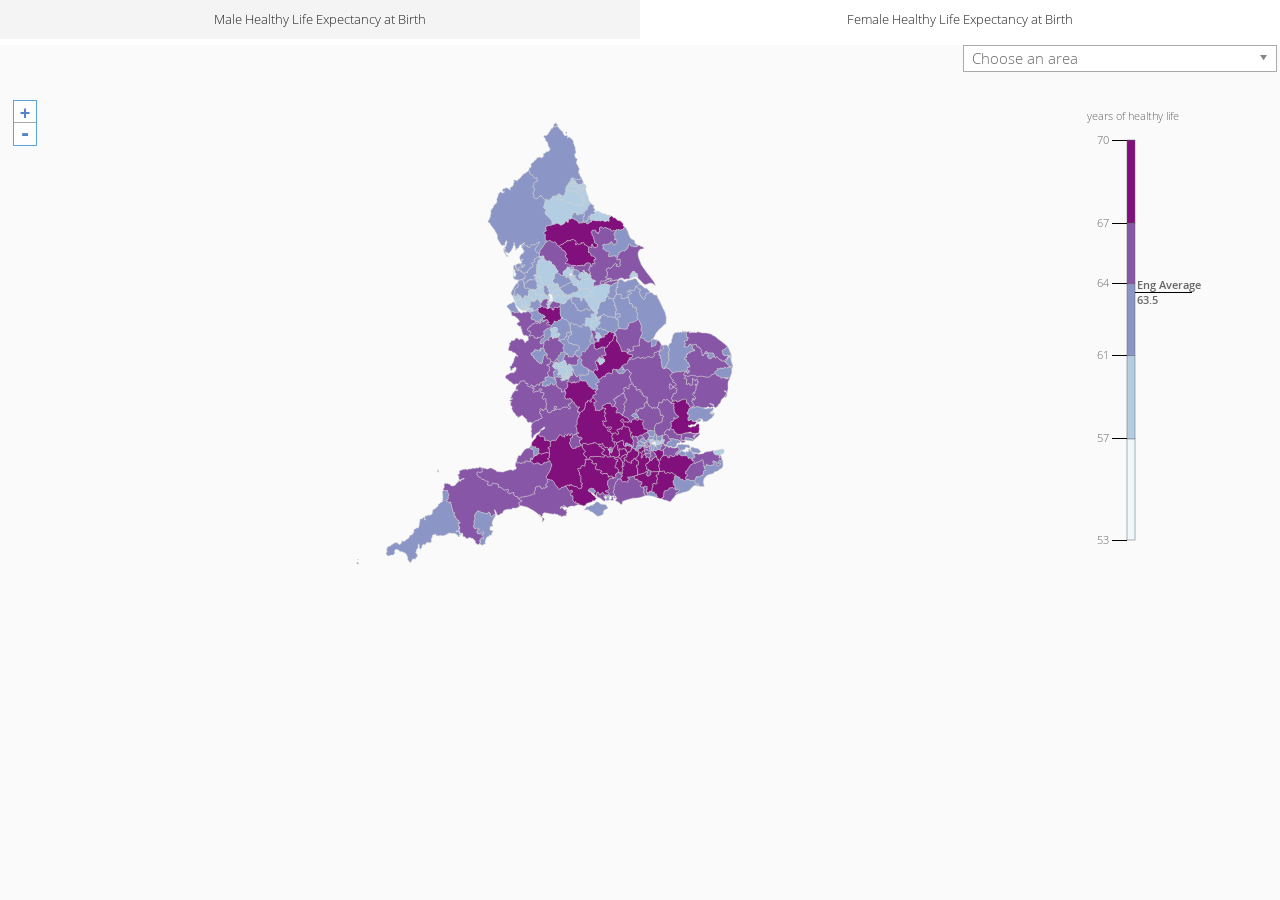
<file: index.html>
<!DOCTYPE html>
<html lang="en">
  <head>
    <meta charset="utf-8">
    <title>Page title</title>
    <meta name="viewport" content="width=device-width, initial-scale=1">
    <link rel="stylesheet" href="css/styles.css" media="screen">
    <link rel="stylesheet" href="css/style-chosen.css">

    
    

    
    <style>
		
		body {
			font-family:open_sanslight, Arial, Helvetica, sans-serif;
			color:#666;
		}
		
		@font-face {
			font-family: 'open_sanslight';		
			src: url('assets/OpenSans-Light-webfont.woff') format('woff');
			font-weight: normal;
			font-style: normal;
		
		}
		
		@font-face {
			font-family: 'open_sansitalic';		
			src: url('assets/OpenSans-Italic-webfont.woff') format('woff');
			font-weight: normal;
			font-style: normal;
		
		}
		
		@font-face {
			font-family: 'open_sansregular';		
			src: url('assets/OpenSans-Regular-webfont.woff') format('woff');
			font-weight: normal;
			font-style: normal;
		
		}
		
		@font-face {
			font-family: 'open_sanssemibold';		
			src: url('assets/OpenSans-Semibold-webfont.woff') format('woff');
			font-weight: normal;
			font-style: normal;
		
		}
		
		.foot {
			font-size:12px;
		}
		
		.geogg {
			
			stroke:#ccc;
			stroke-width:0.5px;
			
		
		}
		
		#map {
			/*width:500px;*/
			margin:0px auto;	
		}
		
		#key path {
		  display: none;
		  
		}
		
		#key line {
		  stroke: #000;
		  shape-rendering: crispEdges;
		}
		
		#key g {
			font-size:11px;
			fill:#666;
		}
		
		#key rect {
			stroke:#666;
			stroke-width:0.5px;
			z-index:+1;
		}
		
		#areaname {
			text-align:center;
			height:55px;
		}
		
		@media (min-width: 768px) {
		#areanm
		{	
			
			font-size:20px;
			color:#666;
			min-width:1%;
			font-family:open_sanssemibold, Arial, Helvetica, sans-serif;
			text-align:center;
			
		}

		#areainfo
		{	
			
			font-size:22px;
			color:#666;
			font-family:open_sanssemibold, Arial, Helvetica, sans-serif;
		}
		
		}
		
		@media (max-width: 767px) {
		#areanm
		{	
			
			font-size:16px;
			color:#666;
			font-family:open_sanssemibold, Arial, Helvetica, sans-serif;

		}
	
		#areainfo
		{	
			
			font-size:16px;
			color:#666;
			font-family:open_sanssemibold, Arial, Helvetica, sans-serif;

		}

		#areainfo span
		{	
			
			font-size:12px;
		}
		

		}

		
		#chosensel {
			height:50px;	
		}

			@media (min-width: 768px) {
		
		#key {
			width:140px;
			height:500px;
		}
		

		}
		
		@media (max-width: 767px) {
	
		#key {
			width:100%;
			height:60px;
		}
		}
		
		
		/* Zoom CSS */

		.zoom-control-zoom a, .zoom-control-layers-toggle {
		background-position: 50% 50%;
		background-repeat: no-repeat;
		display: block;
		}
		.zoom-control-zoom a {
		width: 22px;
		height: 22px;
		text-align: center;
		text-decoration: none;
		color: #5381ca;
		}
		
		.zoom-control-zoom-in {
		cursor:pointer;
		font: bold 18px/24px Arial, Helvetica, sans-serif;
		}
		
		.zoom-control-zoom-in:hover {
			color: #fff;
			background-color: #5381ca;	
		}
		.zoom-bar-part-top {
		}
		.zoom-bar-part {
		background-color: rgba(255, 255, 255, 0.8);
		border-bottom: 1px solid #aaa;
		}
		
		.zoom-control-zoom-out {
		cursor:pointer;
		font: bold 23px/20px Tahoma, Verdana, sans-serif;
		}
		
		.zoom-control-zoom-out:hover {
			color: #fff;
			background-color: #5381ca;	
		}
		.zoom-bar-part-bottom {
		border-bottom: none;
		}
		
		.zoom-container {
		margin-left: 13px;
		margin-top: 0px;
		position: absolute;
		left: 0px;
		top: 0px;
		}
		
		.zoom-bar {
		
		border: 1px solid #59a4da;
		}
		.zoom-popup-pane, .zoom-control {
		cursor: auto;
		}
		.zoom-control {
		float: left;
		clear: both;
		}
		.zoom-control {
		
		z-index: 7;
		pointer-events: auto;
		}
		
		.average {
			font-family:open_sanssemibold, Arial, Helvetica, sans-serif;	
		}
	
	</style>


  </head>
  <body id="childt">

      
   <div class="container-fluid">
   <div id="graphic">Loading graphic...</div>
   <div class="row" id="navigation">
   
          <div class="col-sm-12 hidden-xs" id="pills">
          </div>
          
          <div class="col-xs-12 visible-xs">
              <div class="btn-group btn-group col-xs-12" role="group" id="menu">
                
                  <button id="varsel" class="btn btn-primary dropdown-toggle btn-block" type="button" id="dropdownMenu1" data-toggle="dropdown" aria-expanded="true">Dropdown<span class="caret"></span>
                  </button>      
              </div>
          </div>

          
          
         <!-- <div class="col-sm-3" id="selectarea">
          		<div id="chosensel"></div>-->
         
            
   </div>
  
    <div class="row" id="areadrop">
          <div class="col-sm-9 col-xs-12" id="areaname">
                <div id="areanm"></div>
                <div id="areainfo"></div>
          </div>
      <div class="col-sm-3 col-xs-12" id="chosensel">
      </div>
	</div>


   
   <div class="row">
          <div id="mapPane" class="col-sm-10 col-xs-12">
          	<div id="map">
            </div>
          </div>
          <div class="col-sm-2 col-xs-12">
          	<div id="key"></div>
          </div>
	</div><!-- end row --> 
    
    
     </div> <!--end container -->

<!-- Constant libraries / frameworks -->
    <script src="js/jquery.js"></script>
    <script src="js/chosen.jquery.js"></script>
    <script src="js/bootstrap.min.js"></script>
 	<script src="js/modernizr.custom.56904.js"></script>
    <script src="js/d3.v3.min.js" charset="utf-8"></script>
    <script src="js/queue.js" charset="utf-8"></script>
    <script src="js/ss.js"></script>
    <script src="js/topojson.js"></script>
    <script src="js/pym.js" charset="utf-8"></script>
    <script src="js/colorbrewer.js" charset="utf-8"></script>
    <script src="js/script.js" charset="utf-8"></script>


  </body>
</html>
</file>
<file: css/styles.css>
@import url("//fonts.googleapis.com/css?family=Open+Sans:300italic,400italic,700italic,400,300,700");
/*!
 * bootswatch v3.2.0
 * Homepage: http://bootswatch.com
 * Copyright 2012-2014 Thomas Park
 * Licensed under MIT
 * Based on Bootstrap
*/
/*! normalize.css v3.0.1 | MIT License | git.io/normalize */
html {
  font-family: sans-serif;
  -ms-text-size-adjust: 100%;
  -webkit-text-size-adjust: 100%;
  
  
}
body {
  margin: 0;
  

}
article,
aside,
details,
figcaption,
figure,
footer,
header,
hgroup,
main,
nav,
section,
summary {
  display: block;
}
audio,
canvas,
progress,
video {
  display: inline-block;
  vertical-align: baseline;
}
audio:not([controls]) {
  display: none;
  height: 0;
}
[hidden],
template {
  display: none;
}
a {
  background: transparent;
}
a:active,
a:hover {
  outline: 0;
}
abbr[title] {
  border-bottom: 1px dotted;
}
b,
strong {
  font-weight: bold;
}
dfn {
  font-style: italic;
}
h1 {
  font-size: 2em;
  margin: 0.67em 0;
}
mark {
  background: #ff0;
  color: #000;
}
small {
  font-size: 80%;
}
sub,
sup {
  font-size: 75%;
  line-height: 0;
  position: relative;
  vertical-align: baseline;
}
sup {
  top: -0.5em;
}
sub {
  bottom: -0.25em;
}
img {
  border: 0;
}
svg:not(:root) {
  overflow: hidden;
}
figure {
  margin: 1em 40px;
}
hr {
  -moz-box-sizing: content-box;
  box-sizing: content-box;
  height: 0;
}
pre {
  overflow: auto;
}
code,
kbd,
pre,
samp {
  font-family: monospace, monospace;
  font-size: 1em;
}
button,
input,
optgroup,
select,
textarea {
  color: inherit;
  font: inherit;
  margin: 0;
}
button {
  overflow: visible;
}
button,
select {
  text-transform: none;
}
button,
html input[type="button"],
input[type="reset"],
input[type="submit"] {
  -webkit-appearance: button;
  cursor: pointer;
}
button[disabled],
html input[disabled] {
  cursor: default;
}
button::-moz-focus-inner,
input::-moz-focus-inner {
  border: 0;
  padding: 0;
}
input {
  line-height: normal;
}
input[type="checkbox"],
input[type="radio"] {
  box-sizing: border-box;
  padding: 0;
}
input[type="number"]::-webkit-inner-spin-button,
input[type="number"]::-webkit-outer-spin-button {
  height: auto;
}
input[type="search"] {
  -webkit-appearance: textfield;
  -moz-box-sizing: content-box;
  -webkit-box-sizing: content-box;
  box-sizing: content-box;
}
input[type="search"]::-webkit-search-cancel-button,
input[type="search"]::-webkit-search-decoration {
  -webkit-appearance: none;
}
fieldset {
  border: 1px solid #c0c0c0;
  margin: 0 2px;
  padding: 0.35em 0.625em 0.75em;
}
legend {
  border: 0;
  padding: 0;
}
textarea {
  overflow: auto;
}
optgroup {
  font-weight: bold;
}
table {
  border-collapse: collapse;
  border-spacing: 0;
}
td,
th {
  padding: 0;
}
@media print {
  * {
    text-shadow: none !important;
    color: #000 !important;
    background: transparent !important;
    box-shadow: none !important;
  }
  a,
  a:visited {
    text-decoration: underline;
  }
  a[href]:after {
    content: " (" attr(href) ")";
  }
  abbr[title]:after {
    content: " (" attr(title) ")";
  }
  a[href^="javascript:"]:after,
  a[href^="#"]:after {
    content: "";
  }
  pre,
  blockquote {
    border: 1px solid #999;
    page-break-inside: avoid;
  }
  thead {
    display: table-header-group;
  }
  tr,
  img {
    page-break-inside: avoid;
  }
  img {
    max-width: 100% !important;
  }
  p,
  h2,
  h3 {
    orphans: 3;
    widows: 3;
  }
  h2,
  h3 {
    page-break-after: avoid;
  }
  select {
    background: #fff !important;
  }
  .navbar {
    display: none;
  }
  .table td,
  .table th {
    background-color: #fff !important;
  }
  .btn > .caret,
  .dropup > .btn > .caret {
    border-top-color: #000 !important;
  }
  .label {
    border: 1px solid #000;
  }
  .table {
    border-collapse: collapse !important;
  }
  .table-bordered th,
  .table-bordered td {
    border: 1px solid #ddd !important;
  }
}
@font-face {
  font-family: 'Glyphicons Halflings';
  src: url('../fonts/glyphicons-halflings-regular.eot');
  src: url('../fonts/glyphicons-halflings-regular.eot?#iefix') format('embedded-opentype'), url('../fonts/glyphicons-halflings-regular.woff') format('woff'), url('../fonts/glyphicons-halflings-regular.ttf') format('truetype'), url('../fonts/glyphicons-halflings-regular.svg#glyphicons_halflingsregular') format('svg');
}
.glyphicon {
  position: relative;
  top: 1px;
  display: inline-block;
  font-family: 'Glyphicons Halflings';
  font-style: normal;
  font-weight: normal;
  line-height: 1;
  -webkit-font-smoothing: antialiased;
  -moz-osx-font-smoothing: grayscale;
}
.glyphicon-asterisk:before {
  content: "\2a";
}
.glyphicon-plus:before {
  content: "\2b";
}
.glyphicon-euro:before {
  content: "\20ac";
}
.glyphicon-minus:before {
  content: "\2212";
}
.glyphicon-cloud:before {
  content: "\2601";
}
.glyphicon-envelope:before {
  content: "\2709";
}
.glyphicon-pencil:before {
  content: "\270f";
}
.glyphicon-glass:before {
  content: "\e001";
}
.glyphicon-music:before {
  content: "\e002";
}
.glyphicon-search:before {
  content: "\e003";
}
.glyphicon-heart:before {
  content: "\e005";
}
.glyphicon-star:before {
  content: "\e006";
}
.glyphicon-star-empty:before {
  content: "\e007";
}
.glyphicon-user:before {
  content: "\e008";
}
.glyphicon-film:before {
  content: "\e009";
}
.glyphicon-th-large:before {
  content: "\e010";
}
.glyphicon-th:before {
  content: "\e011";
}
.glyphicon-th-list:before {
  content: "\e012";
}
.glyphicon-ok:before {
  content: "\e013";
}
.glyphicon-remove:before {
  content: "\e014";
}
.glyphicon-zoom-in:before {
  content: "\e015";
}
.glyphicon-zoom-out:before {
  content: "\e016";
}
.glyphicon-off:before {
  content: "\e017";
}
.glyphicon-signal:before {
  content: "\e018";
}
.glyphicon-cog:before {
  content: "\e019";
}
.glyphicon-trash:before {
  content: "\e020";
}
.glyphicon-home:before {
  content: "\e021";
}
.glyphicon-file:before {
  content: "\e022";
}
.glyphicon-time:before {
  content: "\e023";
}
.glyphicon-road:before {
  content: "\e024";
}
.glyphicon-download-alt:before {
  content: "\e025";
}
.glyphicon-download:before {
  content: "\e026";
}
.glyphicon-upload:before {
  content: "\e027";
}
.glyphicon-inbox:before {
  content: "\e028";
}
.glyphicon-play-circle:before {
  content: "\e029";
}
.glyphicon-repeat:before {
  content: "\e030";
}
.glyphicon-refresh:before {
  content: "\e031";
}
.glyphicon-list-alt:before {
  content: "\e032";
}
.glyphicon-lock:before {
  content: "\e033";
}
.glyphicon-flag:before {
  content: "\e034";
}
.glyphicon-headphones:before {
  content: "\e035";
}
.glyphicon-volume-off:before {
  content: "\e036";
}
.glyphicon-volume-down:before {
  content: "\e037";
}
.glyphicon-volume-up:before {
  content: "\e038";
}
.glyphicon-qrcode:before {
  content: "\e039";
}
.glyphicon-barcode:before {
  content: "\e040";
}
.glyphicon-tag:before {
  content: "\e041";
}
.glyphicon-tags:before {
  content: "\e042";
}
.glyphicon-book:before {
  content: "\e043";
}
.glyphicon-bookmark:before {
  content: "\e044";
}
.glyphicon-print:before {
  content: "\e045";
}
.glyphicon-camera:before {
  content: "\e046";
}
.glyphicon-font:before {
  content: "\e047";
}
.glyphicon-bold:before {
  content: "\e048";
}
.glyphicon-italic:before {
  content: "\e049";
}
.glyphicon-text-height:before {
  content: "\e050";
}
.glyphicon-text-width:before {
  content: "\e051";
}
.glyphicon-align-left:before {
  content: "\e052";
}
.glyphicon-align-center:before {
  content: "\e053";
}
.glyphicon-align-right:before {
  content: "\e054";
}
.glyphicon-align-justify:before {
  content: "\e055";
}
.glyphicon-list:before {
  content: "\e056";
}
.glyphicon-indent-left:before {
  content: "\e057";
}
.glyphicon-indent-right:before {
  content: "\e058";
}
.glyphicon-facetime-video:before {
  content: "\e059";
}
.glyphicon-picture:before {
  content: "\e060";
}
.glyphicon-map-marker:before {
  content: "\e062";
}
.glyphicon-adjust:before {
  content: "\e063";
}
.glyphicon-tint:before {
  content: "\e064";
}
.glyphicon-edit:before {
  content: "\e065";
}
.glyphicon-share:before {
  content: "\e066";
}
.glyphicon-check:before {
  content: "\e067";
}
.glyphicon-move:before {
  content: "\e068";
}
.glyphicon-step-backward:before {
  content: "\e069";
}
.glyphicon-fast-backward:before {
  content: "\e070";
}
.glyphicon-backward:before {
  content: "\e071";
}
.glyphicon-play:before {
  content: "\e072";
}
.glyphicon-pause:before {
  content: "\e073";
}
.glyphicon-stop:before {
  content: "\e074";
}
.glyphicon-forward:before {
  content: "\e075";
}
.glyphicon-fast-forward:before {
  content: "\e076";
}
.glyphicon-step-forward:before {
  content: "\e077";
}
.glyphicon-eject:before {
  content: "\e078";
}
.glyphicon-chevron-left:before {
  content: "\e079";
}
.glyphicon-chevron-right:before {
  content: "\e080";
}
.glyphicon-plus-sign:before {
  content: "\e081";
}
.glyphicon-minus-sign:before {
  content: "\e082";
}
.glyphicon-remove-sign:before {
  content: "\e083";
}
.glyphicon-ok-sign:before {
  content: "\e084";
}
.glyphicon-question-sign:before {
  content: "\e085";
}
.glyphicon-info-sign:before {
  content: "\e086";
}
.glyphicon-screenshot:before {
  content: "\e087";
}
.glyphicon-remove-circle:before {
  content: "\e088";
}
.glyphicon-ok-circle:before {
  content: "\e089";
}
.glyphicon-ban-circle:before {
  content: "\e090";
}
.glyphicon-arrow-left:before {
  content: "\e091";
}
.glyphicon-arrow-right:before {
  content: "\e092";
}
.glyphicon-arrow-up:before {
  content: "\e093";
}
.glyphicon-arrow-down:before {
  content: "\e094";
}
.glyphicon-share-alt:before {
  content: "\e095";
}
.glyphicon-resize-full:before {
  content: "\e096";
}
.glyphicon-resize-small:before {
  content: "\e097";
}
.glyphicon-exclamation-sign:before {
  content: "\e101";
}
.glyphicon-gift:before {
  content: "\e102";
}
.glyphicon-leaf:before {
  content: "\e103";
}
.glyphicon-fire:before {
  content: "\e104";
}
.glyphicon-eye-open:before {
  content: "\e105";
}
.glyphicon-eye-close:before {
  content: "\e106";
}
.glyphicon-warning-sign:before {
  content: "\e107";
}
.glyphicon-plane:before {
  content: "\e108";
}
.glyphicon-calendar:before {
  content: "\e109";
}
.glyphicon-random:before {
  content: "\e110";
}
.glyphicon-comment:before {
  content: "\e111";
}
.glyphicon-magnet:before {
  content: "\e112";
}
.glyphicon-chevron-up:before {
  content: "\e113";
}
.glyphicon-chevron-down:before {
  content: "\e114";
}
.glyphicon-retweet:before {
  content: "\e115";
}
.glyphicon-shopping-cart:before {
  content: "\e116";
}
.glyphicon-folder-close:before {
  content: "\e117";
}
.glyphicon-folder-open:before {
  content: "\e118";
}
.glyphicon-resize-vertical:before {
  content: "\e119";
}
.glyphicon-resize-horizontal:before {
  content: "\e120";
}
.glyphicon-hdd:before {
  content: "\e121";
}
.glyphicon-bullhorn:before {
  content: "\e122";
}
.glyphicon-bell:before {
  content: "\e123";
}
.glyphicon-certificate:before {
  content: "\e124";
}
.glyphicon-thumbs-up:before {
  content: "\e125";
}
.glyphicon-thumbs-down:before {
  content: "\e126";
}
.glyphicon-hand-right:before {
  content: "\e127";
}
.glyphicon-hand-left:before {
  content: "\e128";
}
.glyphicon-hand-up:before {
  content: "\e129";
}
.glyphicon-hand-down:before {
  content: "\e130";
}
.glyphicon-circle-arrow-right:before {
  content: "\e131";
}
.glyphicon-circle-arrow-left:before {
  content: "\e132";
}
.glyphicon-circle-arrow-up:before {
  content: "\e133";
}
.glyphicon-circle-arrow-down:before {
  content: "\e134";
}
.glyphicon-globe:before {
  content: "\e135";
}
.glyphicon-wrench:before {
  content: "\e136";
}
.glyphicon-tasks:before {
  content: "\e137";
}
.glyphicon-filter:before {
  content: "\e138";
}
.glyphicon-briefcase:before {
  content: "\e139";
}
.glyphicon-fullscreen:before {
  content: "\e140";
}
.glyphicon-dashboard:before {
  content: "\e141";
}
.glyphicon-paperclip:before {
  content: "\e142";
}
.glyphicon-heart-empty:before {
  content: "\e143";
}
.glyphicon-link:before {
  content: "\e144";
}
.glyphicon-phone:before {
  content: "\e145";
}
.glyphicon-pushpin:before {
  content: "\e146";
}
.glyphicon-usd:before {
  content: "\e148";
}
.glyphicon-gbp:before {
  content: "\e149";
}
.glyphicon-sort:before {
  content: "\e150";
}
.glyphicon-sort-by-alphabet:before {
  content: "\e151";
}
.glyphicon-sort-by-alphabet-alt:before {
  content: "\e152";
}
.glyphicon-sort-by-order:before {
  content: "\e153";
}
.glyphicon-sort-by-order-alt:before {
  content: "\e154";
}
.glyphicon-sort-by-attributes:before {
  content: "\e155";
}
.glyphicon-sort-by-attributes-alt:before {
  content: "\e156";
}
.glyphicon-unchecked:before {
  content: "\e157";
}
.glyphicon-expand:before {
  content: "\e158";
}
.glyphicon-collapse-down:before {
  content: "\e159";
}
.glyphicon-collapse-up:before {
  content: "\e160";
}
.glyphicon-log-in:before {
  content: "\e161";
}
.glyphicon-flash:before {
  content: "\e162";
}
.glyphicon-log-out:before {
  content: "\e163";
}
.glyphicon-new-window:before {
  content: "\e164";
}
.glyphicon-record:before {
  content: "\e165";
}
.glyphicon-save:before {
  content: "\e166";
}
.glyphicon-open:before {
  content: "\e167";
}
.glyphicon-saved:before {
  content: "\e168";
}
.glyphicon-import:before {
  content: "\e169";
}
.glyphicon-export:before {
  content: "\e170";
}
.glyphicon-send:before {
  content: "\e171";
}
.glyphicon-floppy-disk:before {
  content: "\e172";
}
.glyphicon-floppy-saved:before {
  content: "\e173";
}
.glyphicon-floppy-remove:before {
  content: "\e174";
}
.glyphicon-floppy-save:before {
  content: "\e175";
}
.glyphicon-floppy-open:before {
  content: "\e176";
}
.glyphicon-credit-card:before {
  content: "\e177";
}
.glyphicon-transfer:before {
  content: "\e178";
}
.glyphicon-cutlery:before {
  content: "\e179";
}
.glyphicon-header:before {
  content: "\e180";
}
.glyphicon-compressed:before {
  content: "\e181";
}
.glyphicon-earphone:before {
  content: "\e182";
}
.glyphicon-phone-alt:before {
  content: "\e183";
}
.glyphicon-tower:before {
  content: "\e184";
}
.glyphicon-stats:before {
  content: "\e185";
}
.glyphicon-sd-video:before {
  content: "\e186";
}
.glyphicon-hd-video:before {
  content: "\e187";
}
.glyphicon-subtitles:before {
  content: "\e188";
}
.glyphicon-sound-stereo:before {
  content: "\e189";
}
.glyphicon-sound-dolby:before {
  content: "\e190";
}
.glyphicon-sound-5-1:before {
  content: "\e191";
}
.glyphicon-sound-6-1:before {
  content: "\e192";
}
.glyphicon-sound-7-1:before {
  content: "\e193";
}
.glyphicon-copyright-mark:before {
  content: "\e194";
}
.glyphicon-registration-mark:before {
  content: "\e195";
}
.glyphicon-cloud-download:before {
  content: "\e197";
}
.glyphicon-cloud-upload:before {
  content: "\e198";
}
.glyphicon-tree-conifer:before {
  content: "\e199";
}
.glyphicon-tree-deciduous:before {
  content: "\e200";
}
* {
  -webkit-box-sizing: border-box;
  -moz-box-sizing: border-box;
  box-sizing: border-box;
}
*:before,
*:after {
  -webkit-box-sizing: border-box;
  -moz-box-sizing: border-box;
  box-sizing: border-box;
}
html {
  font-size: 10px;
  -webkit-tap-highlight-color: rgba(0, 0, 0, 0);
}
body {
  font-family: "Open Sans", "Helvetica Neue", Helvetica, Arial, sans-serif;
  font-size: 15px;
  line-height: 1.42857143;
  color: #222222;
  background-color: #fafafa;
;
}
input,
button,
select,
textarea {
  font-family: inherit;
  font-size: inherit;
  line-height: inherit;
}
a {
  color: #008cba;
  text-decoration: none;
}
a:hover,
a:focus {
  color: #00526e;
  text-decoration: underline;
}
a:focus {
  outline: thin dotted;
  outline: 5px auto -webkit-focus-ring-color;
  outline-offset: -2px;
}
figure {
  margin: 0;
}
img {
  vertical-align: middle;
}
.img-responsive,
.thumbnail > img,
.thumbnail a > img,
.carousel-inner > .item > img,
.carousel-inner > .item > a > img {
  display: block;
  width: 100% \9;
  max-width: 100%;
  height: auto;
}
.img-rounded {
  border-radius: 0;
}
.img-thumbnail {
  padding: 4px;
  line-height: 1.42857143;
  background-color: #ffffff;
  border: 1px solid #dddddd;
  border-radius: 0;
  -webkit-transition: all 0.2s ease-in-out;
  -o-transition: all 0.2s ease-in-out;
  transition: all 0.2s ease-in-out;
  display: inline-block;
  width: 100% \9;
  max-width: 100%;
  height: auto;
}
.img-circle {
  border-radius: 50%;
}
hr {
  margin-top: 21px;
  margin-bottom: 21px;
  border: 0;
  border-top: 1px solid #dddddd;
}
.sr-only {
  position: absolute;
  width: 1px;
  height: 1px;
  margin: -1px;
  padding: 0;
  overflow: hidden;
  clip: rect(0, 0, 0, 0);
  border: 0;
}
.sr-only-focusable:active,
.sr-only-focusable:focus {
  position: static;
  width: auto;
  height: auto;
  margin: 0;
  overflow: visible;
  clip: auto;
}
h1,
h2,
h3,
h4,
h5,
h6,
.h1,
.h2,
.h3,
.h4,
.h5,
.h6 {
  font-family: "Open Sans", "Helvetica Neue", Helvetica, Arial, sans-serif;
  font-weight: 300;
  line-height: 1.1;
  color: inherit;
}
h1 small,
h2 small,
h3 small,
h4 small,
h5 small,
h6 small,
.h1 small,
.h2 small,
.h3 small,
.h4 small,
.h5 small,
.h6 small,
h1 .small,
h2 .small,
h3 .small,
h4 .small,
h5 .small,
h6 .small,
.h1 .small,
.h2 .small,
.h3 .small,
.h4 .small,
.h5 .small,
.h6 .small {
  font-weight: normal;
  line-height: 1;
  color: #999999;
}
h1,
.h1,
h2,
.h2,
h3,
.h3 {
  margin-top: 21px;
  margin-bottom: 10.5px;
}
h1 small,
.h1 small,
h2 small,
.h2 small,
h3 small,
.h3 small,
h1 .small,
.h1 .small,
h2 .small,
.h2 .small,
h3 .small,
.h3 .small {
  font-size: 65%;
}
h4,
.h4,
h5,
.h5,
h6,
.h6 {
  margin-top: 10.5px;
  margin-bottom: 10.5px;
}
h4 small,
.h4 small,
h5 small,
.h5 small,
h6 small,
.h6 small,
h4 .small,
.h4 .small,
h5 .small,
.h5 .small,
h6 .small,
.h6 .small {
  font-size: 75%;
}
h1,
.h1 {
  font-size: 39px;
}
h2,
.h2 {
  font-size: 32px;
}
h3,
.h3 {
  font-size: 26px;
}
h4,
.h4 {
  font-size: 19px;
}
h5,
.h5 {
  font-size: 15px;
}
h6,
.h6 {
  font-size: 13px;
}
p {
  margin: 0 0 10.5px;
}
.lead {
  margin-bottom: 21px;
  font-size: 17px;
  font-weight: 300;
  line-height: 1.4;
}
@media (min-width: 768px) {
  .lead {
    font-size: 22.5px;
  }
}
small,
.small {
  font-size: 80%;
}
cite {
  font-style: normal;
}
mark,
.mark {
  background-color: #fcf8e3;
  padding: .2em;
}
.text-left {
  text-align: left;
}
.text-right {
  text-align: right;
}
.text-center {
  text-align: center;
}
.text-justify {
  text-align: justify;
}
.text-nowrap {
  white-space: nowrap;
}
.text-lowercase {
  text-transform: lowercase;
}
.text-uppercase {
  text-transform: uppercase;
}
.text-capitalize {
  text-transform: capitalize;
}
.text-muted {
  color: #999999;
}
.text-primary {
  color: #008cba;
}
a.text-primary:hover {
  color: #006687;
}
.text-success {
  color: #43ac6a;
}
a.text-success:hover {
  color: #358753;
}
.text-info {
  color: #5bc0de;
}
a.text-info:hover {
  color: #31b0d5;
}
.text-warning {
  color: #e99002;
}
a.text-warning:hover {
  color: #b67102;
}
.text-danger {
  color: #f04124;
}
a.text-danger:hover {
  color: #d32a0e;
}
.bg-primary {
  color: #fff;
  background-color: #008cba;
}
a.bg-primary:hover {
  background-color: #006687;
}
.bg-success {
  background-color: #dff0d8;
}
a.bg-success:hover {
  background-color: #c1e2b3;
}
.bg-info {
  background-color: #d9edf7;
}
a.bg-info:hover {
  background-color: #afd9ee;
}
.bg-warning {
  background-color: #fcf8e3;
}
a.bg-warning:hover {
  background-color: #f7ecb5;
}
.bg-danger {
  background-color: #f2dede;
}
a.bg-danger:hover {
  background-color: #e4b9b9;
}
.page-header {
  padding-bottom: 9.5px;
  margin: 0px 0 0px;
  border-bottom: 1px solid #dddddd;
}
ul,
ol {
  margin-top: 0;
  margin-bottom: 10.5px;
}
ul ul,
ol ul,
ul ol,
ol ol {
  margin-bottom: 0;
}
.list-unstyled {
  padding-left: 0;
  list-style: none;
}
.list-inline {
  padding-left: 0;
  list-style: none;
  margin-left: -5px;
}
.list-inline > li {
  display: inline-block;
  padding-left: 5px;
  padding-right: 5px;
}
dl {
  margin-top: 0;
  margin-bottom: 21px;
}
dt,
dd {
  line-height: 1.42857143;
}
dt {
  font-weight: bold;
}
dd {
  margin-left: 0;
}
@media (min-width: 768px) {
  .dl-horizontal dt {
    float: left;
    width: 160px;
    clear: left;
    text-align: right;
    overflow: hidden;
    text-overflow: ellipsis;
    white-space: nowrap;
  }
  .dl-horizontal dd {
    margin-left: 180px;
  }
}
abbr[title],
abbr[data-original-title] {
  cursor: help;
  border-bottom: 1px dotted #999999;
}
.initialism {
  font-size: 90%;
  text-transform: uppercase;
}
blockquote {
  padding: 10.5px 21px;
  margin: 0 0 21px;
  font-size: 18.75px;
  border-left: 5px solid #dddddd;
}
blockquote p:last-child,
blockquote ul:last-child,
blockquote ol:last-child {
  margin-bottom: 0;
}
blockquote footer,
blockquote small,
blockquote .small {
  display: block;
  font-size: 80%;
  line-height: 1.42857143;
  color: #6f6f6f;
}
blockquote footer:before,
blockquote small:before,
blockquote .small:before {
  content: '\2014 \00A0';
}
.blockquote-reverse,
blockquote.pull-right {
  padding-right: 15px;
  padding-left: 0;
  border-right: 5px solid #dddddd;
  border-left: 0;
  text-align: right;
}
.blockquote-reverse footer:before,
blockquote.pull-right footer:before,
.blockquote-reverse small:before,
blockquote.pull-right small:before,
.blockquote-reverse .small:before,
blockquote.pull-right .small:before {
  content: '';
}
.blockquote-reverse footer:after,
blockquote.pull-right footer:after,
.blockquote-reverse small:after,
blockquote.pull-right small:after,
.blockquote-reverse .small:after,
blockquote.pull-right .small:after {
  content: '\00A0 \2014';
}
blockquote:before,
blockquote:after {
  content: "";
}
address {
  margin-bottom: 21px;
  font-style: normal;
  line-height: 1.42857143;
}
code,
kbd,
pre,
samp {
  font-family: Menlo, Monaco, Consolas, "Courier New", monospace;
}
code {
  padding: 2px 4px;
  font-size: 90%;
  color: #c7254e;
  background-color: #f9f2f4;
  border-radius: 0;
}
kbd {
  padding: 2px 4px;
  font-size: 90%;
  color: #ffffff;
  background-color: #333333;
  border-radius: 0;
  box-shadow: inset 0 -1px 0 rgba(0, 0, 0, 0.25);
}
kbd kbd {
  padding: 0;
  font-size: 100%;
  box-shadow: none;
}
pre {
  display: block;
  padding: 10px;
  margin: 0 0 10.5px;
  font-size: 14px;
  line-height: 1.42857143;
  word-break: break-all;
  word-wrap: break-word;
  color: #333333;
  background-color: #f5f5f5;
  border: 1px solid #cccccc;
  border-radius: 0;
}
pre code {
  padding: 0;
  font-size: inherit;
  color: inherit;
  white-space: pre-wrap;
  background-color: transparent;
  border-radius: 0;
}
.pre-scrollable {
  max-height: 340px;
  overflow-y: scroll;
}

#childt > .container {
	  margin-right: 0 !important;
	  margin-left: 0 !important;
	  padding-left: 15px !important;
	  padding-right: 15px !important;
}

@media (max-width: 749px) {
	#childt > .container {
	     width: 10px;
       	 min-width: 100%;
	}
}
	
@media (min-width: 750px) {
	#childt > .container {
		width:750px !important; 
	}
}

@media (min-width: 920px) {
	#childt > .container {
		width:920px !important;
	}
}

@media (min-width: 1170px) {
	#childt > .container {
		width: 1170px !important;
	}
}


.container {
  margin-right: auto;
  margin-left: auto;
  padding-left: 15px;
  padding-right: 15px;
}
@media (min-width: 768px) {
  .container {
    width: 750px;
  }
}
@media (min-width: 939px) {
  .container {
    width: 920px;
  }
}
@media (min-width: 1200px) {
  .container {
    width: 1170px;
  }
}
.container-fluid {
  margin-right: auto;
  margin-left: auto;
/*  padding-left: 15px;
  padding-right: 15px;*/
}
.row {
/*  margin-left: -15px;*/
/*  margin-right: -15px;*/
}
.col-xs-1, .col-sm-1, .col-md-1, .col-lg-1, .col-xs-2, .col-sm-2, .col-md-2, .col-lg-2, .col-xs-3, .col-sm-3, .col-md-3, .col-lg-3, .col-xs-4, .col-sm-4, .col-md-4, .col-lg-4, .col-xs-5, .col-sm-5, .col-md-5, .col-lg-5, .col-xs-6, .col-sm-6, .col-md-6, .col-lg-6, .col-xs-7, .col-sm-7, .col-md-7, .col-lg-7, .col-xs-8, .col-sm-8, .col-md-8, .col-lg-8, .col-xs-9, .col-sm-9, .col-md-9, .col-lg-9, .col-xs-10, .col-sm-10, .col-md-10, .col-lg-10, .col-xs-11, .col-sm-11, .col-md-11, .col-lg-11, .col-xs-12, .col-sm-12, .col-md-12, .col-lg-12 {
  position: relative;
  min-height: 1px;
  /*padding-left: 15px;*/
  /*padding-right: 15px;*/
}
.col-xs-1, .col-xs-2, .col-xs-3, .col-xs-4, .col-xs-5, .col-xs-6, .col-xs-7, .col-xs-8, .col-xs-9, .col-xs-10, .col-xs-11, .col-xs-12 {
  float: left;
}
.col-xs-12 {
  width: 100%;
}
.col-xs-11 {
  width: 91.66666667%;
}
.col-xs-10 {
  width: 83.33333333%;
}
.col-xs-9 {
  width: 75%;
}
.col-xs-8 {
  width: 66.66666667%;
}
.col-xs-7 {
  width: 58.33333333%;
}
.col-xs-6 {
  width: 50%;
}
.col-xs-5 {
  width: 41.66666667%;
}
.col-xs-4 {
  width: 33.33333333%;
}
.col-xs-3 {
  width: 25%;
}
.col-xs-2 {
  width: 16.66666667%;
}
.col-xs-1 {
  width: 8.33333333%;
}
.col-xs-pull-12 {
  right: 100%;
}
.col-xs-pull-11 {
  right: 91.66666667%;
}
.col-xs-pull-10 {
  right: 83.33333333%;
}
.col-xs-pull-9 {
  right: 75%;
}
.col-xs-pull-8 {
  right: 66.66666667%;
}
.col-xs-pull-7 {
  right: 58.33333333%;
}
.col-xs-pull-6 {
  right: 50%;
}
.col-xs-pull-5 {
  right: 41.66666667%;
}
.col-xs-pull-4 {
  right: 33.33333333%;
}
.col-xs-pull-3 {
  right: 25%;
}
.col-xs-pull-2 {
  right: 16.66666667%;
}
.col-xs-pull-1 {
  right: 8.33333333%;
}
.col-xs-pull-0 {
  right: auto;
}
.col-xs-push-12 {
  left: 100%;
}
.col-xs-push-11 {
  left: 91.66666667%;
}
.col-xs-push-10 {
  left: 83.33333333%;
}
.col-xs-push-9 {
  left: 75%;
}
.col-xs-push-8 {
  left: 66.66666667%;
}
.col-xs-push-7 {
  left: 58.33333333%;
}
.col-xs-push-6 {
  left: 50%;
}
.col-xs-push-5 {
  left: 41.66666667%;
}
.col-xs-push-4 {
  left: 33.33333333%;
}
.col-xs-push-3 {
  left: 25%;
}
.col-xs-push-2 {
  left: 16.66666667%;
}
.col-xs-push-1 {
  left: 8.33333333%;
}
.col-xs-push-0 {
  left: auto;
}
.col-xs-offset-12 {
  margin-left: 100%;
}
.col-xs-offset-11 {
  margin-left: 91.66666667%;
}
.col-xs-offset-10 {
  margin-left: 83.33333333%;
}
.col-xs-offset-9 {
  margin-left: 75%;
}
.col-xs-offset-8 {
  margin-left: 66.66666667%;
}
.col-xs-offset-7 {
  margin-left: 58.33333333%;
}
.col-xs-offset-6 {
  margin-left: 50%;
}
.col-xs-offset-5 {
  margin-left: 41.66666667%;
}
.col-xs-offset-4 {
  margin-left: 33.33333333%;
}
.col-xs-offset-3 {
  margin-left: 25%;
}
.col-xs-offset-2 {
  margin-left: 16.66666667%;
}
.col-xs-offset-1 {
  margin-left: 8.33333333%;
}
.col-xs-offset-0 {
  margin-left: 0%;
}
@media (min-width: 768px) {
  .col-sm-1, .col-sm-2, .col-sm-3, .col-sm-4, .col-sm-5, .col-sm-6, .col-sm-7, .col-sm-8, .col-sm-9, .col-sm-10, .col-sm-11, .col-sm-12 {
    float: left;
  }
  .col-sm-12 {
    width: 100%;
  }
  .col-sm-11 {
    width: 91.66666667%;
  }
  .col-sm-10 {
    width: 83.33333333%;
  }
  .col-sm-9 {
    width: 75%;
  }
  .col-sm-8 {
    width: 66.66666667%;
  }
  .col-sm-7 {
    width: 58.33333333%;
  }
  .col-sm-6 {
    width: 50%;
  }
  .col-sm-5 {
    width: 41.66666667%;
  }
  .col-sm-4 {
    width: 33.33333333%;
  }
  .col-sm-3 {
    width: 25%;
  }
  .col-sm-2 {
    width: 16.66666667%;
  }
  .col-sm-1 {
    width: 8.33333333%;
  }
  .col-sm-pull-12 {
    right: 100%;
  }
  .col-sm-pull-11 {
    right: 91.66666667%;
  }
  .col-sm-pull-10 {
    right: 83.33333333%;
  }
  .col-sm-pull-9 {
    right: 75%;
  }
  .col-sm-pull-8 {
    right: 66.66666667%;
  }
  .col-sm-pull-7 {
    right: 58.33333333%;
  }
  .col-sm-pull-6 {
    right: 50%;
  }
  .col-sm-pull-5 {
    right: 41.66666667%;
  }
  .col-sm-pull-4 {
    right: 33.33333333%;
  }
  .col-sm-pull-3 {
    right: 25%;
  }
  .col-sm-pull-2 {
    right: 16.66666667%;
  }
  .col-sm-pull-1 {
    right: 8.33333333%;
  }
  .col-sm-pull-0 {
    right: auto;
  }
  .col-sm-push-12 {
    left: 100%;
  }
  .col-sm-push-11 {
    left: 91.66666667%;
  }
  .col-sm-push-10 {
    left: 83.33333333%;
  }
  .col-sm-push-9 {
    left: 75%;
  }
  .col-sm-push-8 {
    left: 66.66666667%;
  }
  .col-sm-push-7 {
    left: 58.33333333%;
  }
  .col-sm-push-6 {
    left: 50%;
  }
  .col-sm-push-5 {
    left: 41.66666667%;
  }
  .col-sm-push-4 {
    left: 33.33333333%;
  }
  .col-sm-push-3 {
    left: 25%;
  }
  .col-sm-push-2 {
    left: 16.66666667%;
  }
  .col-sm-push-1 {
    left: 8.33333333%;
  }
  .col-sm-push-0 {
    left: auto;
  }
  .col-sm-offset-12 {
    margin-left: 100%;
  }
  .col-sm-offset-11 {
    margin-left: 91.66666667%;
  }
  .col-sm-offset-10 {
    margin-left: 83.33333333%;
  }
  .col-sm-offset-9 {
    margin-left: 75%;
  }
  .col-sm-offset-8 {
    margin-left: 66.66666667%;
  }
  .col-sm-offset-7 {
    margin-left: 58.33333333%;
  }
  .col-sm-offset-6 {
    margin-left: 50%;
  }
  .col-sm-offset-5 {
    margin-left: 41.66666667%;
  }
  .col-sm-offset-4 {
    margin-left: 33.33333333%;
  }
  .col-sm-offset-3 {
    margin-left: 25%;
  }
  .col-sm-offset-2 {
    margin-left: 16.66666667%;
  }
  .col-sm-offset-1 {
    margin-left: 8.33333333%;
  }
  .col-sm-offset-0 {
    margin-left: 0%;
  }
}
@media (min-width: 939px) {
  .col-md-1, .col-md-2, .col-md-3, .col-md-4, .col-md-5, .col-md-6, .col-md-7, .col-md-8, .col-md-9, .col-md-10, .col-md-11, .col-md-12 {
    float: left;
  }
  .col-md-12 {
    width: 100%;
  }
  .col-md-11 {
    width: 91.66666667%;
  }
  .col-md-10 {
    width: 83.33333333%;
  }
  .col-md-9 {
    width: 75%;
  }
  .col-md-8 {
    width: 66.66666667%;
  }
  .col-md-7 {
    width: 58.33333333%;
  }
  .col-md-6 {
    width: 50%;
  }
  .col-md-5 {
    width: 41.66666667%;
  }
  .col-md-4 {
    width: 33.33333333%;
  }
  .col-md-3 {
    width: 25%;
  }
  .col-md-2 {
    width: 16.66666667%;
  }
  .col-md-1 {
    width: 8.33333333%;
  }
  .col-md-pull-12 {
    right: 100%;
  }
  .col-md-pull-11 {
    right: 91.66666667%;
  }
  .col-md-pull-10 {
    right: 83.33333333%;
  }
  .col-md-pull-9 {
    right: 75%;
  }
  .col-md-pull-8 {
    right: 66.66666667%;
  }
  .col-md-pull-7 {
    right: 58.33333333%;
  }
  .col-md-pull-6 {
    right: 50%;
  }
  .col-md-pull-5 {
    right: 41.66666667%;
  }
  .col-md-pull-4 {
    right: 33.33333333%;
  }
  .col-md-pull-3 {
    right: 25%;
  }
  .col-md-pull-2 {
    right: 16.66666667%;
  }
  .col-md-pull-1 {
    right: 8.33333333%;
  }
  .col-md-pull-0 {
    right: auto;
  }
  .col-md-push-12 {
    left: 100%;
  }
  .col-md-push-11 {
    left: 91.66666667%;
  }
  .col-md-push-10 {
    left: 83.33333333%;
  }
  .col-md-push-9 {
    left: 75%;
  }
  .col-md-push-8 {
    left: 66.66666667%;
  }
  .col-md-push-7 {
    left: 58.33333333%;
  }
  .col-md-push-6 {
    left: 50%;
  }
  .col-md-push-5 {
    left: 41.66666667%;
  }
  .col-md-push-4 {
    left: 33.33333333%;
  }
  .col-md-push-3 {
    left: 25%;
  }
  .col-md-push-2 {
    left: 16.66666667%;
  }
  .col-md-push-1 {
    left: 8.33333333%;
  }
  .col-md-push-0 {
    left: auto;
  }
  .col-md-offset-12 {
    margin-left: 100%;
  }
  .col-md-offset-11 {
    margin-left: 91.66666667%;
  }
  .col-md-offset-10 {
    margin-left: 83.33333333%;
  }
  .col-md-offset-9 {
    margin-left: 75%;
  }
  .col-md-offset-8 {
    margin-left: 66.66666667%;
  }
  .col-md-offset-7 {
    margin-left: 58.33333333%;
  }
  .col-md-offset-6 {
    margin-left: 50%;
  }
  .col-md-offset-5 {
    margin-left: 41.66666667%;
  }
  .col-md-offset-4 {
    margin-left: 33.33333333%;
  }
  .col-md-offset-3 {
    margin-left: 25%;
  }
  .col-md-offset-2 {
    margin-left: 16.66666667%;
  }
  .col-md-offset-1 {
    margin-left: 8.33333333%;
  }
  .col-md-offset-0 {
    margin-left: 0%;
  }
}
@media (min-width: 1200px) {
  .col-lg-1, .col-lg-2, .col-lg-3, .col-lg-4, .col-lg-5, .col-lg-6, .col-lg-7, .col-lg-8, .col-lg-9, .col-lg-10, .col-lg-11, .col-lg-12 {
    float: left;
  }
  .col-lg-12 {
    width: 100%;
  }
  .col-lg-11 {
    width: 91.66666667%;
  }
  .col-lg-10 {
    width: 83.33333333%;
  }
  .col-lg-9 {
    width: 75%;
  }
  .col-lg-8 {
    width: 66.66666667%;
  }
  .col-lg-7 {
    width: 58.33333333%;
  }
  .col-lg-6 {
    width: 50%;
  }
  .col-lg-5 {
    width: 41.66666667%;
  }
  .col-lg-4 {
    width: 33.33333333%;
  }
  .col-lg-3 {
    width: 25%;
  }
  .col-lg-2 {
    width: 16.66666667%;
  }
  .col-lg-1 {
    width: 8.33333333%;
  }
  .col-lg-pull-12 {
    right: 100%;
  }
  .col-lg-pull-11 {
    right: 91.66666667%;
  }
  .col-lg-pull-10 {
    right: 83.33333333%;
  }
  .col-lg-pull-9 {
    right: 75%;
  }
  .col-lg-pull-8 {
    right: 66.66666667%;
  }
  .col-lg-pull-7 {
    right: 58.33333333%;
  }
  .col-lg-pull-6 {
    right: 50%;
  }
  .col-lg-pull-5 {
    right: 41.66666667%;
  }
  .col-lg-pull-4 {
    right: 33.33333333%;
  }
  .col-lg-pull-3 {
    right: 25%;
  }
  .col-lg-pull-2 {
    right: 16.66666667%;
  }
  .col-lg-pull-1 {
    right: 8.33333333%;
  }
  .col-lg-pull-0 {
    right: auto;
  }
  .col-lg-push-12 {
    left: 100%;
  }
  .col-lg-push-11 {
    left: 91.66666667%;
  }
  .col-lg-push-10 {
    left: 83.33333333%;
  }
  .col-lg-push-9 {
    left: 75%;
  }
  .col-lg-push-8 {
    left: 66.66666667%;
  }
  .col-lg-push-7 {
    left: 58.33333333%;
  }
  .col-lg-push-6 {
    left: 50%;
  }
  .col-lg-push-5 {
    left: 41.66666667%;
  }
  .col-lg-push-4 {
    left: 33.33333333%;
  }
  .col-lg-push-3 {
    left: 25%;
  }
  .col-lg-push-2 {
    left: 16.66666667%;
  }
  .col-lg-push-1 {
    left: 8.33333333%;
  }
  .col-lg-push-0 {
    left: auto;
  }
  .col-lg-offset-12 {
    margin-left: 100%;
  }
  .col-lg-offset-11 {
    margin-left: 91.66666667%;
  }
  .col-lg-offset-10 {
    margin-left: 83.33333333%;
  }
  .col-lg-offset-9 {
    margin-left: 75%;
  }
  .col-lg-offset-8 {
    margin-left: 66.66666667%;
  }
  .col-lg-offset-7 {
    margin-left: 58.33333333%;
  }
  .col-lg-offset-6 {
    margin-left: 50%;
  }
  .col-lg-offset-5 {
    margin-left: 41.66666667%;
  }
  .col-lg-offset-4 {
    margin-left: 33.33333333%;
  }
  .col-lg-offset-3 {
    margin-left: 25%;
  }
  .col-lg-offset-2 {
    margin-left: 16.66666667%;
  }
  .col-lg-offset-1 {
    margin-left: 8.33333333%;
  }
  .col-lg-offset-0 {
    margin-left: 0%;
  }
}
table {
  background-color: transparent;
}
th {
  text-align: left;
}
.table {
  width: 100%;
  max-width: 100%;
  margin-bottom: 21px;
}
.table > thead > tr > th,
.table > tbody > tr > th,
.table > tfoot > tr > th,
.table > thead > tr > td,
.table > tbody > tr > td,
.table > tfoot > tr > td {
  padding: 8px;
  line-height: 1.42857143;
  vertical-align: top;
  border-top: 1px solid #dddddd;
}
.table > thead > tr > th {
  vertical-align: bottom;
  border-bottom: 2px solid #dddddd;
}
.table > caption + thead > tr:first-child > th,
.table > colgroup + thead > tr:first-child > th,
.table > thead:first-child > tr:first-child > th,
.table > caption + thead > tr:first-child > td,
.table > colgroup + thead > tr:first-child > td,
.table > thead:first-child > tr:first-child > td {
  border-top: 0;
}
.table > tbody + tbody {
  border-top: 2px solid #dddddd;
}
.table .table {
  background-color: #ffffff;
}
.table-condensed > thead > tr > th,
.table-condensed > tbody > tr > th,
.table-condensed > tfoot > tr > th,
.table-condensed > thead > tr > td,
.table-condensed > tbody > tr > td,
.table-condensed > tfoot > tr > td {
  padding: 5px;
}
.table-bordered {
  border: 1px solid #dddddd;
}
.table-bordered > thead > tr > th,
.table-bordered > tbody > tr > th,
.table-bordered > tfoot > tr > th,
.table-bordered > thead > tr > td,
.table-bordered > tbody > tr > td,
.table-bordered > tfoot > tr > td {
  border: 1px solid #dddddd;
}
.table-bordered > thead > tr > th,
.table-bordered > thead > tr > td {
  border-bottom-width: 2px;
}
.table-striped > tbody > tr:nth-child(odd) > td,
.table-striped > tbody > tr:nth-child(odd) > th {
  background-color: #f9f9f9;
}
.table-hover > tbody > tr:hover > td,
.table-hover > tbody > tr:hover > th {
  background-color: #f5f5f5;
}
table col[class*="col-"] {
  position: static;
  float: none;
  display: table-column;
}
table td[class*="col-"],
table th[class*="col-"] {
  position: static;
  float: none;
  display: table-cell;
}
.table > thead > tr > td.active,
.table > tbody > tr > td.active,
.table > tfoot > tr > td.active,
.table > thead > tr > th.active,
.table > tbody > tr > th.active,
.table > tfoot > tr > th.active,
.table > thead > tr.active > td,
.table > tbody > tr.active > td,
.table > tfoot > tr.active > td,
.table > thead > tr.active > th,
.table > tbody > tr.active > th,
.table > tfoot > tr.active > th {
  background-color: #f5f5f5;
}
.table-hover > tbody > tr > td.active:hover,
.table-hover > tbody > tr > th.active:hover,
.table-hover > tbody > tr.active:hover > td,
.table-hover > tbody > tr:hover > .active,
.table-hover > tbody > tr.active:hover > th {
  background-color: #e8e8e8;
}
.table > thead > tr > td.success,
.table > tbody > tr > td.success,
.table > tfoot > tr > td.success,
.table > thead > tr > th.success,
.table > tbody > tr > th.success,
.table > tfoot > tr > th.success,
.table > thead > tr.success > td,
.table > tbody > tr.success > td,
.table > tfoot > tr.success > td,
.table > thead > tr.success > th,
.table > tbody > tr.success > th,
.table > tfoot > tr.success > th {
  background-color: #dff0d8;
}
.table-hover > tbody > tr > td.success:hover,
.table-hover > tbody > tr > th.success:hover,
.table-hover > tbody > tr.success:hover > td,
.table-hover > tbody > tr:hover > .success,
.table-hover > tbody > tr.success:hover > th {
  background-color: #d0e9c6;
}
.table > thead > tr > td.info,
.table > tbody > tr > td.info,
.table > tfoot > tr > td.info,
.table > thead > tr > th.info,
.table > tbody > tr > th.info,
.table > tfoot > tr > th.info,
.table > thead > tr.info > td,
.table > tbody > tr.info > td,
.table > tfoot > tr.info > td,
.table > thead > tr.info > th,
.table > tbody > tr.info > th,
.table > tfoot > tr.info > th {
  background-color: #d9edf7;
}
.table-hover > tbody > tr > td.info:hover,
.table-hover > tbody > tr > th.info:hover,
.table-hover > tbody > tr.info:hover > td,
.table-hover > tbody > tr:hover > .info,
.table-hover > tbody > tr.info:hover > th {
  background-color: #c4e3f3;
}
.table > thead > tr > td.warning,
.table > tbody > tr > td.warning,
.table > tfoot > tr > td.warning,
.table > thead > tr > th.warning,
.table > tbody > tr > th.warning,
.table > tfoot > tr > th.warning,
.table > thead > tr.warning > td,
.table > tbody > tr.warning > td,
.table > tfoot > tr.warning > td,
.table > thead > tr.warning > th,
.table > tbody > tr.warning > th,
.table > tfoot > tr.warning > th {
  background-color: #fcf8e3;
}
.table-hover > tbody > tr > td.warning:hover,
.table-hover > tbody > tr > th.warning:hover,
.table-hover > tbody > tr.warning:hover > td,
.table-hover > tbody > tr:hover > .warning,
.table-hover > tbody > tr.warning:hover > th {
  background-color: #faf2cc;
}
.table > thead > tr > td.danger,
.table > tbody > tr > td.danger,
.table > tfoot > tr > td.danger,
.table > thead > tr > th.danger,
.table > tbody > tr > th.danger,
.table > tfoot > tr > th.danger,
.table > thead > tr.danger > td,
.table > tbody > tr.danger > td,
.table > tfoot > tr.danger > td,
.table > thead > tr.danger > th,
.table > tbody > tr.danger > th,
.table > tfoot > tr.danger > th {
  background-color: #f2dede;
}
.table-hover > tbody > tr > td.danger:hover,
.table-hover > tbody > tr > th.danger:hover,
.table-hover > tbody > tr.danger:hover > td,
.table-hover > tbody > tr:hover > .danger,
.table-hover > tbody > tr.danger:hover > th {
  background-color: #ebcccc;
}
@media screen and (max-width: 767px) {
  .table-responsive {
    width: 100%;
    margin-bottom: 15.75px;
    overflow-y: hidden;
    overflow-x: auto;
    -ms-overflow-style: -ms-autohiding-scrollbar;
    border: 1px solid #dddddd;
    -webkit-overflow-scrolling: touch;
  }
  .table-responsive > .table {
    margin-bottom: 0;
  }
  .table-responsive > .table > thead > tr > th,
  .table-responsive > .table > tbody > tr > th,
  .table-responsive > .table > tfoot > tr > th,
  .table-responsive > .table > thead > tr > td,
  .table-responsive > .table > tbody > tr > td,
  .table-responsive > .table > tfoot > tr > td {
    white-space: nowrap;
  }
  .table-responsive > .table-bordered {
    border: 0;
  }
  .table-responsive > .table-bordered > thead > tr > th:first-child,
  .table-responsive > .table-bordered > tbody > tr > th:first-child,
  .table-responsive > .table-bordered > tfoot > tr > th:first-child,
  .table-responsive > .table-bordered > thead > tr > td:first-child,
  .table-responsive > .table-bordered > tbody > tr > td:first-child,
  .table-responsive > .table-bordered > tfoot > tr > td:first-child {
    border-left: 0;
  }
  .table-responsive > .table-bordered > thead > tr > th:last-child,
  .table-responsive > .table-bordered > tbody > tr > th:last-child,
  .table-responsive > .table-bordered > tfoot > tr > th:last-child,
  .table-responsive > .table-bordered > thead > tr > td:last-child,
  .table-responsive > .table-bordered > tbody > tr > td:last-child,
  .table-responsive > .table-bordered > tfoot > tr > td:last-child {
    border-right: 0;
  }
  .table-responsive > .table-bordered > tbody > tr:last-child > th,
  .table-responsive > .table-bordered > tfoot > tr:last-child > th,
  .table-responsive > .table-bordered > tbody > tr:last-child > td,
  .table-responsive > .table-bordered > tfoot > tr:last-child > td {
    border-bottom: 0;
  }
}
fieldset {
  padding: 0;
  margin: 0;
  border: 0;
  min-width: 0;
}
legend {
  display: block;
  width: 100%;
  padding: 0;
  margin-bottom: 21px;
  font-size: 22.5px;
  line-height: inherit;
  color: #333333;
  border: 0;
  border-bottom: 1px solid #e5e5e5;
}
label {
  display: inline-block;
  max-width: 100%;
  margin-bottom: 5px;
  font-weight: bold;
}
input[type="search"] {
  -webkit-box-sizing: border-box;
  -moz-box-sizing: border-box;
  box-sizing: border-box;
}
input[type="radio"],
input[type="checkbox"] {
  margin: 4px 0 0;
  margin-top: 1px \9;
  line-height: normal;
}
input[type="file"] {
  display: block;
}
input[type="range"] {
  display: block;
  width: 100%;
}
select[multiple],
select[size] {
  height: auto;
}
input[type="file"]:focus,
input[type="radio"]:focus,
input[type="checkbox"]:focus {
  outline: thin dotted;
  outline: 5px auto -webkit-focus-ring-color;
  outline-offset: -2px;
}
output {
  display: block;
  padding-top: 9px;
  font-size: 15px;
  line-height: 1.42857143;
  color: #6f6f6f;
}
.form-control {
  display: block;
  width: 100%;
  height: 39px;
  padding: 8px 12px;
  font-size: 15px;
  line-height: 1.42857143;
  color: #6f6f6f;
  background-color: #ffffff;
  background-image: none;
  border: 1px solid #cccccc;
  border-radius: 0;
  -webkit-box-shadow: inset 0 1px 1px rgba(0, 0, 0, 0.075);
  box-shadow: inset 0 1px 1px rgba(0, 0, 0, 0.075);
  -webkit-transition: border-color ease-in-out .15s, box-shadow ease-in-out .15s;
  -o-transition: border-color ease-in-out .15s, box-shadow ease-in-out .15s;
  transition: border-color ease-in-out .15s, box-shadow ease-in-out .15s;
}
.form-control:focus {
  border-color: #66afe9;
  outline: 0;
  -webkit-box-shadow: inset 0 1px 1px rgba(0,0,0,.075), 0 0 8px rgba(102, 175, 233, 0.6);
  box-shadow: inset 0 1px 1px rgba(0,0,0,.075), 0 0 8px rgba(102, 175, 233, 0.6);
}
.form-control::-moz-placeholder {
  color: #999999;
  opacity: 1;
}
.form-control:-ms-input-placeholder {
  color: #999999;
}
.form-control::-webkit-input-placeholder {
  color: #999999;
}
.form-control[disabled],
.form-control[readonly],
fieldset[disabled] .form-control {
  cursor: not-allowed;
  background-color: #eeeeee;
  opacity: 1;
}
textarea.form-control {
  height: auto;
}
input[type="search"] {
  -webkit-appearance: none;
}
input[type="date"],
input[type="time"],
input[type="datetime-local"],
input[type="month"] {
  line-height: 39px;
  line-height: 1.42857143 \0;
}
input[type="date"].input-sm,
input[type="time"].input-sm,
input[type="datetime-local"].input-sm,
input[type="month"].input-sm {
  line-height: 36px;
}
input[type="date"].input-lg,
input[type="time"].input-lg,
input[type="datetime-local"].input-lg,
input[type="month"].input-lg {
  line-height: 60px;
}
.form-group {
  margin-bottom: 15px;
}
.radio,
.checkbox {
  position: relative;
  display: block;
  min-height: 21px;
  margin-top: 10px;
  margin-bottom: 10px;
}
.radio label,
.checkbox label {
  padding-left: 20px;
  margin-bottom: 0;
  font-weight: normal;
  cursor: pointer;
}
.radio input[type="radio"],
.radio-inline input[type="radio"],
.checkbox input[type="checkbox"],
.checkbox-inline input[type="checkbox"] {
  position: absolute;
  margin-left: -20px;
  margin-top: 4px \9;
}
.radio + .radio,
.checkbox + .checkbox {
  margin-top: -5px;
}
.radio-inline,
.checkbox-inline {
  display: inline-block;
  padding-left: 20px;
  margin-bottom: 0;
  vertical-align: middle;
  font-weight: normal;
  cursor: pointer;
}
.radio-inline + .radio-inline,
.checkbox-inline + .checkbox-inline {
  margin-top: 0;
  margin-left: 10px;
}
input[type="radio"][disabled],
input[type="checkbox"][disabled],
input[type="radio"].disabled,
input[type="checkbox"].disabled,
fieldset[disabled] input[type="radio"],
fieldset[disabled] input[type="checkbox"] {
  cursor: not-allowed;
}
.radio-inline.disabled,
.checkbox-inline.disabled,
fieldset[disabled] .radio-inline,
fieldset[disabled] .checkbox-inline {
  cursor: not-allowed;
}
.radio.disabled label,
.checkbox.disabled label,
fieldset[disabled] .radio label,
fieldset[disabled] .checkbox label {
  cursor: not-allowed;
}
.form-control-static {
  padding-top: 9px;
  padding-bottom: 9px;
  margin-bottom: 0;
}
.form-control-static.input-lg,
.form-control-static.input-sm {
  padding-left: 0;
  padding-right: 0;
}
.input-sm,
.form-horizontal .form-group-sm .form-control {
  height: 36px;
  padding: 8px 12px;
  font-size: 12px;
  line-height: 1.5;
  border-radius: 0;
}
select.input-sm {
  height: 36px;
  line-height: 36px;
}
textarea.input-sm,
select[multiple].input-sm {
  height: auto;
}
.input-lg,
.form-horizontal .form-group-lg .form-control {
  height: 60px;
  padding: 16px 20px;
  font-size: 19px;
  line-height: 1.33;
  border-radius: 0;
}
select.input-lg {
  height: 60px;
  line-height: 60px;
}
textarea.input-lg,
select[multiple].input-lg {
  height: auto;
}
.has-feedback {
  position: relative;
}
.has-feedback .form-control {
  padding-right: 48.75px;
}
.form-control-feedback {
  position: absolute;
  top: 26px;
  right: 0;
  z-index: 2;
  display: block;
  width: 39px;
  height: 39px;
  line-height: 39px;
  text-align: center;
}
.input-lg + .form-control-feedback {
  width: 60px;
  height: 60px;
  line-height: 60px;
}
.input-sm + .form-control-feedback {
  width: 36px;
  height: 36px;
  line-height: 36px;
}
.has-success .help-block,
.has-success .control-label,
.has-success .radio,
.has-success .checkbox,
.has-success .radio-inline,
.has-success .checkbox-inline {
  color: #43ac6a;
}
.has-success .form-control {
  border-color: #43ac6a;
  -webkit-box-shadow: inset 0 1px 1px rgba(0, 0, 0, 0.075);
  box-shadow: inset 0 1px 1px rgba(0, 0, 0, 0.075);
}
.has-success .form-control:focus {
  border-color: #358753;
  -webkit-box-shadow: inset 0 1px 1px rgba(0, 0, 0, 0.075), 0 0 6px #85d0a1;
  box-shadow: inset 0 1px 1px rgba(0, 0, 0, 0.075), 0 0 6px #85d0a1;
}
.has-success .input-group-addon {
  color: #43ac6a;
  border-color: #43ac6a;
  background-color: #dff0d8;
}
.has-success .form-control-feedback {
  color: #43ac6a;
}
.has-warning .help-block,
.has-warning .control-label,
.has-warning .radio,
.has-warning .checkbox,
.has-warning .radio-inline,
.has-warning .checkbox-inline {
  color: #e99002;
}
.has-warning .form-control {
  border-color: #e99002;
  -webkit-box-shadow: inset 0 1px 1px rgba(0, 0, 0, 0.075);
  box-shadow: inset 0 1px 1px rgba(0, 0, 0, 0.075);
}
.has-warning .form-control:focus {
  border-color: #b67102;
  -webkit-box-shadow: inset 0 1px 1px rgba(0, 0, 0, 0.075), 0 0 6px #febc53;
  box-shadow: inset 0 1px 1px rgba(0, 0, 0, 0.075), 0 0 6px #febc53;
}
.has-warning .input-group-addon {
  color: #e99002;
  border-color: #e99002;
  background-color: #fcf8e3;
}
.has-warning .form-control-feedback {
  color: #e99002;
}
.has-error .help-block,
.has-error .control-label,
.has-error .radio,
.has-error .checkbox,
.has-error .radio-inline,
.has-error .checkbox-inline {
  color: #f04124;
}
.has-error .form-control {
  border-color: #f04124;
  -webkit-box-shadow: inset 0 1px 1px rgba(0, 0, 0, 0.075);
  box-shadow: inset 0 1px 1px rgba(0, 0, 0, 0.075);
}
.has-error .form-control:focus {
  border-color: #d32a0e;
  -webkit-box-shadow: inset 0 1px 1px rgba(0, 0, 0, 0.075), 0 0 6px #f79483;
  box-shadow: inset 0 1px 1px rgba(0, 0, 0, 0.075), 0 0 6px #f79483;
}
.has-error .input-group-addon {
  color: #f04124;
  border-color: #f04124;
  background-color: #f2dede;
}
.has-error .form-control-feedback {
  color: #f04124;
}
.has-feedback label.sr-only ~ .form-control-feedback {
  top: 0;
}
.help-block {
  display: block;
  margin-top: 5px;
  margin-bottom: 10px;
  color: #626262;
}
@media (min-width: 768px) {
  .form-inline .form-group {
    display: inline-block;
    margin-bottom: 0;
    vertical-align: middle;
  }
  .form-inline .form-control {
    display: inline-block;
    width: auto;
    vertical-align: middle;
  }
  .form-inline .input-group {
    display: inline-table;
    vertical-align: middle;
  }
  .form-inline .input-group .input-group-addon,
  .form-inline .input-group .input-group-btn,
  .form-inline .input-group .form-control {
    width: auto;
  }
  .form-inline .input-group > .form-control {
    width: 100%;
  }
  .form-inline .control-label {
    margin-bottom: 0;
    vertical-align: middle;
  }
  .form-inline .radio,
  .form-inline .checkbox {
    display: inline-block;
    margin-top: 0;
    margin-bottom: 0;
    vertical-align: middle;
  }
  .form-inline .radio label,
  .form-inline .checkbox label {
    padding-left: 0;
  }
  .form-inline .radio input[type="radio"],
  .form-inline .checkbox input[type="checkbox"] {
    position: relative;
    margin-left: 0;
  }
  .form-inline .has-feedback .form-control-feedback {
    top: 0;
  }
}
.form-horizontal .radio,
.form-horizontal .checkbox,
.form-horizontal .radio-inline,
.form-horizontal .checkbox-inline {
  margin-top: 0;
  margin-bottom: 0;
  padding-top: 9px;
}
.form-horizontal .radio,
.form-horizontal .checkbox {
  min-height: 30px;
}
.form-horizontal .form-group {
  margin-left: -15px;
  margin-right: -15px;
}
@media (min-width: 768px) {
  .form-horizontal .control-label {
    text-align: right;
    margin-bottom: 0;
    padding-top: 9px;
  }
}
.form-horizontal .has-feedback .form-control-feedback {
  top: 0;
  right: 15px;
}
@media (min-width: 768px) {
  .form-horizontal .form-group-lg .control-label {
    padding-top: 22.28px;
  }
}
@media (min-width: 768px) {
  .form-horizontal .form-group-sm .control-label {
    padding-top: 9px;
  }
}
.btn {
  display: inline-block;
  margin-bottom: 0;
  font-weight: normal;
  text-align: center;
  vertical-align: middle;
  cursor: pointer;
  background-image: none;
  border: 1px solid transparent;
  white-space: nowrap;
  padding: 8px 12px;
  font-size: 15px;
  line-height: 1.42857143;
  border-radius: 0;
  -webkit-user-select: none;
  -moz-user-select: none;
  -ms-user-select: none;
  user-select: none;
}
.btn:focus,
.btn:active:focus,
.btn.active:focus {
  outline: thin dotted;
  outline: 5px auto -webkit-focus-ring-color;
  outline-offset: -2px;
}
.btn:hover,
.btn:focus {
  color: #333333;
  text-decoration: none;
}
.btn:active,
.btn.active {
  outline: 0;
  background-image: none;
  -webkit-box-shadow: inset 0 3px 5px rgba(0, 0, 0, 0.125);
  box-shadow: inset 0 3px 5px rgba(0, 0, 0, 0.125);
}
.btn.disabled,
.btn[disabled],
fieldset[disabled] .btn {
  cursor: not-allowed;
  pointer-events: none;
  opacity: 0.65;
  filter: alpha(opacity=65);
  -webkit-box-shadow: none;
  box-shadow: none;
}
.btn-default {
  color: #333333;
  background-color: #e7e7e7;
  border-color: #cccccc;
}
.btn-default:hover,
.btn-default:focus,
.btn-default:active,
.btn-default.active,
.open > .dropdown-toggle.btn-default {
  color: #333333;
  background-color: #cecece;
  border-color: #adadad;
}
.btn-default:active,
.btn-default.active,
.open > .dropdown-toggle.btn-default {
  background-image: none;
}
.btn-default.disabled,
.btn-default[disabled],
fieldset[disabled] .btn-default,
.btn-default.disabled:hover,
.btn-default[disabled]:hover,
fieldset[disabled] .btn-default:hover,
.btn-default.disabled:focus,
.btn-default[disabled]:focus,
fieldset[disabled] .btn-default:focus,
.btn-default.disabled:active,
.btn-default[disabled]:active,
fieldset[disabled] .btn-default:active,
.btn-default.disabled.active,
.btn-default[disabled].active,
fieldset[disabled] .btn-default.active {
  background-color: #e7e7e7;
  border-color: #cccccc;
}
.btn-default .badge {
  color: #e7e7e7;
  background-color: #333333;
}
.btn-primary {
  color: /*#ffffff;*/ #222222;
  background-color: /*#008cba;*/ #f4f4f4;
  border-color: /*#0079a1;*/ #f4f4f4;
}
.btn-primary:hover,
.btn-primary:focus,
.btn-primary:active,
.btn-primary.active,
.open > .dropdown-toggle.btn-primary {
  color: /*#ffffff;*/ #222222;
  background-color:/* #006687;*/ #e1e1e1;
  border-color: /*#004b63;*/ #e2e2e2;
}
.btn-primary:active,
.btn-primary.active,
.open > .dropdown-toggle.btn-primary {
  background-image: none;
}
.btn-primary.disabled,
.btn-primary[disabled],
fieldset[disabled] .btn-primary,
.btn-primary.disabled:hover,
.btn-primary[disabled]:hover,
fieldset[disabled] .btn-primary:hover,
.btn-primary.disabled:focus,
.btn-primary[disabled]:focus,
fieldset[disabled] .btn-primary:focus,
.btn-primary.disabled:active,
.btn-primary[disabled]:active,
fieldset[disabled] .btn-primary:active,
.btn-primary.disabled.active,
.btn-primary[disabled].active,
fieldset[disabled] .btn-primary.active {
  background-color: #008cba;
  border-color: #0079a1;
}
.btn-primary .badge {
  color: #008cba;
  background-color: #ffffff;
}
.btn-success {
  color: #ffffff;
  background-color: #43ac6a;
  border-color: #3c9a5f;
}
.btn-success:hover,
.btn-success:focus,
.btn-success:active,
.btn-success.active,
.open > .dropdown-toggle.btn-success {
  color: #ffffff;
  background-color: #358753;
  border-color: #2b6e44;
}
.btn-success:active,
.btn-success.active,
.open > .dropdown-toggle.btn-success {
  background-image: none;
}
.btn-success.disabled,
.btn-success[disabled],
fieldset[disabled] .btn-success,
.btn-success.disabled:hover,
.btn-success[disabled]:hover,
fieldset[disabled] .btn-success:hover,
.btn-success.disabled:focus,
.btn-success[disabled]:focus,
fieldset[disabled] .btn-success:focus,
.btn-success.disabled:active,
.btn-success[disabled]:active,
fieldset[disabled] .btn-success:active,
.btn-success.disabled.active,
.btn-success[disabled].active,
fieldset[disabled] .btn-success.active {
  background-color: #43ac6a;
  border-color: #3c9a5f;
}
.btn-success .badge {
  color: #43ac6a;
  background-color: #ffffff;
}
.btn-info {
  color: #ffffff;
  background-color: #5bc0de;
  border-color: #46b8da;
}
.btn-info:hover,
.btn-info:focus,
.btn-info:active,
.btn-info.active,
.open > .dropdown-toggle.btn-info {
  color: #ffffff;
  background-color: #31b0d5;
  border-color: #269abc;
}
.btn-info:active,
.btn-info.active,
.open > .dropdown-toggle.btn-info {
  background-image: none;
}
.btn-info.disabled,
.btn-info[disabled],
fieldset[disabled] .btn-info,
.btn-info.disabled:hover,
.btn-info[disabled]:hover,
fieldset[disabled] .btn-info:hover,
.btn-info.disabled:focus,
.btn-info[disabled]:focus,
fieldset[disabled] .btn-info:focus,
.btn-info.disabled:active,
.btn-info[disabled]:active,
fieldset[disabled] .btn-info:active,
.btn-info.disabled.active,
.btn-info[disabled].active,
fieldset[disabled] .btn-info.active {
  background-color: #5bc0de;
  border-color: #46b8da;
}
.btn-info .badge {
  color: #5bc0de;
  background-color: #ffffff;
}
.btn-warning {
  color: #ffffff;
  background-color: #e99002;
  border-color: #d08002;
}
.btn-warning:hover,
.btn-warning:focus,
.btn-warning:active,
.btn-warning.active,
.open > .dropdown-toggle.btn-warning {
  color: #ffffff;
  background-color: #b67102;
  border-color: #935b01;
}
.btn-warning:active,
.btn-warning.active,
.open > .dropdown-toggle.btn-warning {
  background-image: none;
}
.btn-warning.disabled,
.btn-warning[disabled],
fieldset[disabled] .btn-warning,
.btn-warning.disabled:hover,
.btn-warning[disabled]:hover,
fieldset[disabled] .btn-warning:hover,
.btn-warning.disabled:focus,
.btn-warning[disabled]:focus,
fieldset[disabled] .btn-warning:focus,
.btn-warning.disabled:active,
.btn-warning[disabled]:active,
fieldset[disabled] .btn-warning:active,
.btn-warning.disabled.active,
.btn-warning[disabled].active,
fieldset[disabled] .btn-warning.active {
  background-color: #e99002;
  border-color: #d08002;
}
.btn-warning .badge {
  color: #e99002;
  background-color: #ffffff;
}
.btn-danger {
  color: #ffffff;
  background-color: #f04124;
  border-color: #ea2f10;
}
.btn-danger:hover,
.btn-danger:focus,
.btn-danger:active,
.btn-danger.active,
.open > .dropdown-toggle.btn-danger {
  color: #ffffff;
  background-color: #d32a0e;
  border-color: #b1240c;
}
.btn-danger:active,
.btn-danger.active,
.open > .dropdown-toggle.btn-danger {
  background-image: none;
}
.btn-danger.disabled,
.btn-danger[disabled],
fieldset[disabled] .btn-danger,
.btn-danger.disabled:hover,
.btn-danger[disabled]:hover,
fieldset[disabled] .btn-danger:hover,
.btn-danger.disabled:focus,
.btn-danger[disabled]:focus,
fieldset[disabled] .btn-danger:focus,
.btn-danger.disabled:active,
.btn-danger[disabled]:active,
fieldset[disabled] .btn-danger:active,
.btn-danger.disabled.active,
.btn-danger[disabled].active,
fieldset[disabled] .btn-danger.active {
  background-color: #f04124;
  border-color: #ea2f10;
}
.btn-danger .badge {
  color: #f04124;
  background-color: #ffffff;
}
.btn-link {
  color: #008cba;
  font-weight: normal;
  cursor: pointer;
  border-radius: 0;
}
.btn-link,
.btn-link:active,
.btn-link[disabled],
fieldset[disabled] .btn-link {
  background-color: transparent;
  -webkit-box-shadow: none;
  box-shadow: none;
}
.btn-link,
.btn-link:hover,
.btn-link:focus,
.btn-link:active {
  border-color: transparent;
}
.btn-link:hover,
.btn-link:focus {
  color: #00526e;
  text-decoration: underline;
  background-color: transparent;
}
.btn-link[disabled]:hover,
fieldset[disabled] .btn-link:hover,
.btn-link[disabled]:focus,
fieldset[disabled] .btn-link:focus {
  color: #999999;
  text-decoration: none;
}
.btn-lg,
.btn-group-lg > .btn {
  padding: 16px 20px;
  font-size: 19px;
  line-height: 1.33;
  border-radius: 0;
}
.btn-sm,
.btn-group-sm > .btn {
  padding: 8px 12px;
  font-size: 12px;
  line-height: 1.5;
  border-radius: 0;
}
.btn-xs,
.btn-group-xs > .btn {
  padding: 4px 6px;
  font-size: 12px;
  line-height: 1.5;
  border-radius: 0;
}
.btn-block {
  display: block;
  width: 100%;
}
.btn-block + .btn-block {
  margin-top: 5px;
}
input[type="submit"].btn-block,
input[type="reset"].btn-block,
input[type="button"].btn-block {
  width: 100%;
}
.fade {
  opacity: 0;
  -webkit-transition: opacity 0.15s linear;
  -o-transition: opacity 0.15s linear;
  transition: opacity 0.15s linear;
}
.fade.in {
  opacity: 1;
}
.collapse {
  display: none;
}
.collapse.in {
  display: block;
}
tr.collapse.in {
  display: table-row;
}
tbody.collapse.in {
  display: table-row-group;
}
.collapsing {
  position: relative;
  height: 0;
  overflow: hidden;
  -webkit-transition: height 0.35s ease;
  -o-transition: height 0.35s ease;
  transition: height 0.35s ease;
}
.caret {
  display: inline-block;
  width: 0;
  height: 0;
  margin-left: 2px;
  vertical-align: middle;
  border-top: 4px solid;
  border-right: 4px solid transparent;
  border-left: 4px solid transparent;
}
.dropdown {
  position: relative;
}
.dropdown-toggle:focus {
  outline: 0;
}
.dropdown-menu {
  position: absolute;
  top: 100%;
  left: 0;
  z-index: 1000;
  display: none;
  float: left;
  min-width: 160px;
  padding: 5px 0;
  margin: 2px 0 0;
  list-style: none;
  font-size: 15px;
  text-align: left;
  background-color: #ffffff;
  border: 1px solid #cccccc;
  border: 1px solid rgba(0, 0, 0, 0.15);
  border-radius: 0;
  -webkit-box-shadow: 0 6px 12px rgba(0, 0, 0, 0.175);
  box-shadow: 0 6px 12px rgba(0, 0, 0, 0.175);
  background-clip: padding-box;
}
.dropdown-menu.pull-right {
  right: 0;
  left: auto;
}
.dropdown-menu .divider {
  height: 1px;
  margin: 9.5px 0;
  overflow: hidden;
  background-color: rgba(0, 0, 0, 0.2);
}
.dropdown-menu > li > a {
  display: block;
  padding: 3px 20px;
  clear: both;
  font-weight: normal;
  line-height: 1.42857143;
  color: #555555;
  white-space: nowrap;
}
.dropdown-menu > li > a:hover,
.dropdown-menu > li > a:focus {
  text-decoration: none;
  color: #262626;
  background-color: #eeeeee;
}
.dropdown-menu > .active > a,
.dropdown-menu > .active > a:hover,
.dropdown-menu > .active > a:focus {
  color: /*#ffffff*/ #222222;
  text-decoration: none;
  outline: 0;
  background-color: /*#008cba;*/ #d6d6d6;
}
.dropdown-menu > .disabled > a,
.dropdown-menu > .disabled > a:hover,
.dropdown-menu > .disabled > a:focus {
  color: #999999;
}
.dropdown-menu > .disabled > a:hover,
.dropdown-menu > .disabled > a:focus {
  text-decoration: none;
  background-color: transparent;
  background-image: none;
  filter: progid:DXImageTransform.Microsoft.gradient(enabled = false);
  cursor: not-allowed;
}
.open > .dropdown-menu {
  display: block;
}
.open > a {
  outline: 0;
}
.dropdown-menu-right {
  left: auto;
  right: 0;
}
.dropdown-menu-left {
  left: 0;
  right: auto;
}
.dropdown-header {
  display: block;
  padding: 3px 20px;
  font-size: 12px;
  line-height: 1.42857143;
  color: #999999;
  white-space: nowrap;
}
.dropdown-backdrop {
  position: fixed;
  left: 0;
  right: 0;
  bottom: 0;
  top: 0;
  z-index: 990;
}
.pull-right > .dropdown-menu {
  right: 0;
  left: auto;
}
.dropup .caret,
.navbar-fixed-bottom .dropdown .caret {
  border-top: 0;
  border-bottom: 4px solid;
  content: "";
}
.dropup .dropdown-menu,
.navbar-fixed-bottom .dropdown .dropdown-menu {
  top: auto;
  bottom: 100%;
  margin-bottom: 1px;
}
@media (min-width: 768px) {
  .navbar-right .dropdown-menu {
    left: auto;
    right: 0;
  }
  .navbar-right .dropdown-menu-left {
    left: 0;
    right: auto;
  }
}
.btn-group,
.btn-group-vertical {
  position: relative;
  display: inline-block;
  vertical-align: middle;
}
.btn-group > .btn,
.btn-group-vertical > .btn {
  position: relative;
  float: left;
}
.btn-group > .btn:hover,
.btn-group-vertical > .btn:hover,
.btn-group > .btn:focus,
.btn-group-vertical > .btn:focus,
.btn-group > .btn:active,
.btn-group-vertical > .btn:active,
.btn-group > .btn.active,
.btn-group-vertical > .btn.active {
  z-index: 2;
}
.btn-group > .btn:focus,
.btn-group-vertical > .btn:focus {
  outline: 0;
}
.btn-group .btn + .btn,
.btn-group .btn + .btn-group,
.btn-group .btn-group + .btn,
.btn-group .btn-group + .btn-group {
  margin-left: -1px;
}
.btn-toolbar {
  margin-left: -5px;
}
.btn-toolbar .btn-group,
.btn-toolbar .input-group {
  float: left;
}
.btn-toolbar > .btn,
.btn-toolbar > .btn-group,
.btn-toolbar > .input-group {
  margin-left: 5px;
}
.btn-group > .btn:not(:first-child):not(:last-child):not(.dropdown-toggle) {
  border-radius: 0;
}
.btn-group > .btn:first-child {
  margin-left: 0;
}
.btn-group > .btn:first-child:not(:last-child):not(.dropdown-toggle) {
  border-bottom-right-radius: 0;
  border-top-right-radius: 0;
}
.btn-group > .btn:last-child:not(:first-child),
.btn-group > .dropdown-toggle:not(:first-child) {
  border-bottom-left-radius: 0;
  border-top-left-radius: 0;
}
.btn-group > .btn-group {
  float: left;
}
.btn-group > .btn-group:not(:first-child):not(:last-child) > .btn {
  border-radius: 0;
}
.btn-group > .btn-group:first-child > .btn:last-child,
.btn-group > .btn-group:first-child > .dropdown-toggle {
  border-bottom-right-radius: 0;
  border-top-right-radius: 0;
}
.btn-group > .btn-group:last-child > .btn:first-child {
  border-bottom-left-radius: 0;
  border-top-left-radius: 0;
}
.btn-group .dropdown-toggle:active,
.btn-group.open .dropdown-toggle {
  outline: 0;
}
.btn-group > .btn + .dropdown-toggle {
  padding-left: 8px;
  padding-right: 8px;
}
.btn-group > .btn-lg + .dropdown-toggle {
  padding-left: 12px;
  padding-right: 12px;
}
.btn-group.open .dropdown-toggle {
  -webkit-box-shadow: inset 0 3px 5px rgba(0, 0, 0, 0.125);
  box-shadow: inset 0 3px 5px rgba(0, 0, 0, 0.125);
}
.btn-group.open .dropdown-toggle.btn-link {
  -webkit-box-shadow: none;
  box-shadow: none;
}
.btn .caret {
  margin-left: 0;
}
.btn-lg .caret {
  border-width: 5px 5px 0;
  border-bottom-width: 0;
}
.dropup .btn-lg .caret {
  border-width: 0 5px 5px;
}
.btn-group-vertical > .btn,
.btn-group-vertical > .btn-group,
.btn-group-vertical > .btn-group > .btn {
  display: block;
  float: none;
  width: 100%;
  max-width: 100%;
}
.btn-group-vertical > .btn-group > .btn {
  float: none;
}
.btn-group-vertical > .btn + .btn,
.btn-group-vertical > .btn + .btn-group,
.btn-group-vertical > .btn-group + .btn,
.btn-group-vertical > .btn-group + .btn-group {
  margin-top: -1px;
  margin-left: 0;
}
.btn-group-vertical > .btn:not(:first-child):not(:last-child) {
  border-radius: 0;
}
.btn-group-vertical > .btn:first-child:not(:last-child) {
  border-top-right-radius: 0;
  border-bottom-right-radius: 0;
  border-bottom-left-radius: 0;
}
.btn-group-vertical > .btn:last-child:not(:first-child) {
  border-bottom-left-radius: 0;
  border-top-right-radius: 0;
  border-top-left-radius: 0;
}
.btn-group-vertical > .btn-group:not(:first-child):not(:last-child) > .btn {
  border-radius: 0;
}
.btn-group-vertical > .btn-group:first-child:not(:last-child) > .btn:last-child,
.btn-group-vertical > .btn-group:first-child:not(:last-child) > .dropdown-toggle {
  border-bottom-right-radius: 0;
  border-bottom-left-radius: 0;
}
.btn-group-vertical > .btn-group:last-child:not(:first-child) > .btn:first-child {
  border-top-right-radius: 0;
  border-top-left-radius: 0;
}
.btn-group-justified {
  display: table;
  width: 100%;
  table-layout: fixed;
  border-collapse: separate;
}
.btn-group-justified > .btn,
.btn-group-justified > .btn-group {
  float: none;
  display: table-cell;
  width: 1%;
}
.btn-group-justified > .btn-group .btn {
  width: 100%;
}
.btn-group-justified > .btn-group .dropdown-menu {
  left: auto;
}
[data-toggle="buttons"] > .btn > input[type="radio"],
[data-toggle="buttons"] > .btn > input[type="checkbox"] {
  position: absolute;
  z-index: -1;
  opacity: 0;
  filter: alpha(opacity=0);
}
.input-group {
  position: relative;
  display: table;
  border-collapse: separate;
}
.input-group[class*="col-"] {
  float: none;
  padding-left: 0;
  padding-right: 0;
}
.input-group .form-control {
  position: relative;
  z-index: 2;
  float: left;
  width: 100%;
  margin-bottom: 0;
}
.input-group-lg > .form-control,
.input-group-lg > .input-group-addon,
.input-group-lg > .input-group-btn > .btn {
  height: 60px;
  padding: 16px 20px;
  font-size: 19px;
  line-height: 1.33;
  border-radius: 0;
}
select.input-group-lg > .form-control,
select.input-group-lg > .input-group-addon,
select.input-group-lg > .input-group-btn > .btn {
  height: 60px;
  line-height: 60px;
}
textarea.input-group-lg > .form-control,
textarea.input-group-lg > .input-group-addon,
textarea.input-group-lg > .input-group-btn > .btn,
select[multiple].input-group-lg > .form-control,
select[multiple].input-group-lg > .input-group-addon,
select[multiple].input-group-lg > .input-group-btn > .btn {
  height: auto;
}
.input-group-sm > .form-control,
.input-group-sm > .input-group-addon,
.input-group-sm > .input-group-btn > .btn {
  height: 36px;
  padding: 8px 12px;
  font-size: 12px;
  line-height: 1.5;
  border-radius: 0;
}
select.input-group-sm > .form-control,
select.input-group-sm > .input-group-addon,
select.input-group-sm > .input-group-btn > .btn {
  height: 36px;
  line-height: 36px;
}
textarea.input-group-sm > .form-control,
textarea.input-group-sm > .input-group-addon,
textarea.input-group-sm > .input-group-btn > .btn,
select[multiple].input-group-sm > .form-control,
select[multiple].input-group-sm > .input-group-addon,
select[multiple].input-group-sm > .input-group-btn > .btn {
  height: auto;
}
.input-group-addon,
.input-group-btn,
.input-group .form-control {
  display: table-cell;
}
.input-group-addon:not(:first-child):not(:last-child),
.input-group-btn:not(:first-child):not(:last-child),
.input-group .form-control:not(:first-child):not(:last-child) {
  border-radius: 0;
}
.input-group-addon,
.input-group-btn {
  width: 1%;
  white-space: nowrap;
  vertical-align: middle;
}
.input-group-addon {
  padding: 8px 12px;
  font-size: 15px;
  font-weight: normal;
  line-height: 1;
  color: #6f6f6f;
  text-align: center;
  background-color: #eeeeee;
  border: 1px solid #cccccc;
  border-radius: 0;
}
.input-group-addon.input-sm {
  padding: 8px 12px;
  font-size: 12px;
  border-radius: 0;
}
.input-group-addon.input-lg {
  padding: 16px 20px;
  font-size: 19px;
  border-radius: 0;
}
.input-group-addon input[type="radio"],
.input-group-addon input[type="checkbox"] {
  margin-top: 0;
}
.input-group .form-control:first-child,
.input-group-addon:first-child,
.input-group-btn:first-child > .btn,
.input-group-btn:first-child > .btn-group > .btn,
.input-group-btn:first-child > .dropdown-toggle,
.input-group-btn:last-child > .btn:not(:last-child):not(.dropdown-toggle),
.input-group-btn:last-child > .btn-group:not(:last-child) > .btn {
  border-bottom-right-radius: 0;
  border-top-right-radius: 0;
}
.input-group-addon:first-child {
  border-right: 0;
}
.input-group .form-control:last-child,
.input-group-addon:last-child,
.input-group-btn:last-child > .btn,
.input-group-btn:last-child > .btn-group > .btn,
.input-group-btn:last-child > .dropdown-toggle,
.input-group-btn:first-child > .btn:not(:first-child),
.input-group-btn:first-child > .btn-group:not(:first-child) > .btn {
  border-bottom-left-radius: 0;
  border-top-left-radius: 0;
}
.input-group-addon:last-child {
  border-left: 0;
}
.input-group-btn {
  position: relative;
  font-size: 0;
  white-space: nowrap;
}
.input-group-btn > .btn {
  position: relative;
}
.input-group-btn > .btn + .btn {
  margin-left: -1px;
}
.input-group-btn > .btn:hover,
.input-group-btn > .btn:focus,
.input-group-btn > .btn:active {
  z-index: 2;
}
.input-group-btn:first-child > .btn,
.input-group-btn:first-child > .btn-group {
  margin-right: -1px;
}
.input-group-btn:last-child > .btn,
.input-group-btn:last-child > .btn-group {
  margin-left: -1px;
}
.nav {
  margin-bottom: 0;
  padding-left: 0;
  list-style: none;
}
.nav > li {
  position: relative;
  display: block;
}
.nav > li > a {
  position: relative;
  display: block;
  padding: 10px 15px;
}
.nav > li > a:hover,
.nav > li > a:focus {
  text-decoration: none;
  background-color: #eeeeee;
}
.nav > li.disabled > a {
  color: #999999;
}
.nav > li.disabled > a:hover,
.nav > li.disabled > a:focus {
  color: #999999;
  text-decoration: none;
  background-color: transparent;
  cursor: not-allowed;
}
.nav .open > a,
.nav .open > a:hover,
.nav .open > a:focus {
  background-color: #eeeeee;
  border-color: #008cba;
}
.nav .nav-divider {
  height: 1px;
  margin: 9.5px 0;
  overflow: hidden;
  background-color: #e5e5e5;
}
.nav > li > a > img {
  max-width: none;
}
.nav-tabs {
  border-bottom: 1px solid #dddddd;
}
.nav-tabs > li {
  float: left;
  margin-bottom: -1px;
}
.nav-tabs > li > a {
  margin-right: 2px;
  line-height: 1.42857143;
  border: 1px solid transparent;
  border-radius: 0 0 0 0;
}
.nav-tabs > li > a:hover {
  border-color: #eeeeee #eeeeee #dddddd;
}
.nav-tabs > li.active > a,
.nav-tabs > li.active > a:hover,
.nav-tabs > li.active > a:focus {
  color: #6f6f6f;
  background-color: #ffffff;
  border: 1px solid #dddddd;
  border-bottom-color: transparent;
  cursor: default;
}
.nav-tabs.nav-justified {
  width: 100%;
  border-bottom: 0;
}
.nav-tabs.nav-justified > li {
  float: none;
}
.nav-tabs.nav-justified > li > a {
  text-align: center;
  margin-bottom: 5px;
}
.nav-tabs.nav-justified > .dropdown .dropdown-menu {
  top: auto;
  left: auto;
}
@media (min-width: 768px) {
  .nav-tabs.nav-justified > li {
    display: table-cell;
    width: 1%;
  }
  .nav-tabs.nav-justified > li > a {
    margin-bottom: 0;
  }
}
.nav-tabs.nav-justified > li > a {
  margin-right: 0;
  border-radius: 0;
}
.nav-tabs.nav-justified > .active > a,
.nav-tabs.nav-justified > .active > a:hover,
.nav-tabs.nav-justified > .active > a:focus {
  border: 1px solid #dddddd;
}
@media (min-width: 768px) {
  .nav-tabs.nav-justified > li > a {
    border-bottom: 1px solid #dddddd;
    border-radius: 0 0 0 0;
  }
  .nav-tabs.nav-justified > .active > a,
  .nav-tabs.nav-justified > .active > a:hover,
  .nav-tabs.nav-justified > .active > a:focus {
    border-bottom-color: #ffffff;
  }
}
.nav-pills > li {
  float: left;
}
.nav-pills > li > a {
  border-radius: 0;
}
.nav-pills > li + li {
  margin-left: 2px;
}
.nav-pills > li.active > a,
.nav-pills > li.active > a:hover,
.nav-pills > li.active > a:focus {
/*  color: #ffffff;
  background-color: #007196;*/
  color: #222222;
  background-color: #f4f4f4;
}
.nav-stacked > li {
  float: none;
}
.nav-stacked > li + li {
  margin-top: 2px;
  margin-left: 0;
}
.nav-justified {
  width: 100%;
}
.nav-justified > li {
  float: none;
}
.nav-justified > li > a {
  text-align: center;
  margin-bottom: 5px;
}
.nav-justified > .dropdown .dropdown-menu {
  top: auto;
  left: auto;
}
@media (min-width: 768px) {
  .nav-justified > li {
    display: table-cell;
    width: 1%;
  }
  .nav-justified > li > a {
    margin-bottom: 0;
  }
}
.nav-tabs-justified {
  border-bottom: 0;
}
.nav-tabs-justified > li > a {
  margin-right: 0;
  border-radius: 0;
}
.nav-tabs-justified > .active > a,
.nav-tabs-justified > .active > a:hover,
.nav-tabs-justified > .active > a:focus {
  border: 1px solid #dddddd;
}
@media (min-width: 768px) {
  .nav-tabs-justified > li > a {
    border-bottom: 1px solid #dddddd;
    border-radius: 0 0 0 0;
  }
  .nav-tabs-justified > .active > a,
  .nav-tabs-justified > .active > a:hover,
  .nav-tabs-justified > .active > a:focus {
    border-bottom-color: #ffffff;
  }
}
.tab-content > .tab-pane {
  display: none;
}
.tab-content > .active {
  display: block;
}
.nav-tabs .dropdown-menu {
  margin-top: -1px;
  border-top-right-radius: 0;
  border-top-left-radius: 0;
}
.navbar {
  position: relative;
  min-height: 45px;
  margin-bottom: 0px;
  border: 1px solid transparent;
}
@media (min-width: 768px) {
  .navbar {
    border-radius: 0;
  }
}
@media (min-width: 768px) {
  .navbar-header {
    float: left;
  }
}
.navbar-collapse {
  overflow-x: visible;
  padding-right: 15px;
  padding-left: 15px;
  border-top: 1px solid transparent;
  box-shadow: inset 0 1px 0 rgba(255, 255, 255, 0.1);
  -webkit-overflow-scrolling: touch;
}
.navbar-collapse.in {
  overflow-y: auto;
}
@media (min-width: 768px) {
  .navbar-collapse {
    width: auto;
    border-top: 0;
    box-shadow: none;
  }
  .navbar-collapse.collapse {
    display: block !important;
    height: auto !important;
    padding-bottom: 0;
    overflow: visible !important;
  }
  .navbar-collapse.in {
    overflow-y: visible;
  }
  .navbar-fixed-top .navbar-collapse,
  .navbar-static-top .navbar-collapse,
  .navbar-fixed-bottom .navbar-collapse {
    padding-left: 0;
    padding-right: 0;
  }
}
.navbar-fixed-top .navbar-collapse,
.navbar-fixed-bottom .navbar-collapse {
  max-height: 340px;
}
@media (max-width: 480px) and (orientation: landscape) {
  .navbar-fixed-top .navbar-collapse,
  .navbar-fixed-bottom .navbar-collapse {
    max-height: 200px;
  }
}
.container > .navbar-header,
.container-fluid > .navbar-header,
.container > .navbar-collapse,
.container-fluid > .navbar-collapse {
  /*margin-right: -15px;*/
  /*margin-left: -15px;*/
}
@media (min-width: 768px) {
  .container > .navbar-header,
  .container-fluid > .navbar-header,
  .container > .navbar-collapse,
  .container-fluid > .navbar-collapse {
    margin-right: 0;
    margin-left: 0;
  }
}
.navbar-static-top {
  z-index: 1000;
  border-width: 0 0 1px;
}
@media (min-width: 768px) {
  .navbar-static-top {
    border-radius: 0;
  }
}
.navbar-fixed-top,
.navbar-fixed-bottom {
  position: fixed;
  right: 0;
  left: 0;
  z-index: 1030;
  -webkit-transform: translate3d(0, 0, 0);
  transform: translate3d(0, 0, 0);
}
@media (min-width: 768px) {
  .navbar-fixed-top,
  .navbar-fixed-bottom {
    border-radius: 0;
  }
}
.navbar-fixed-top {
  top: 0;
  border-width: 0 0 1px;
}
.navbar-fixed-bottom {
  bottom: 0;
  margin-bottom: 0;
  border-width: 1px 0 0;
}
.navbar-brand {
  float: left;
  padding: 12px 15px;
  font-size: 19px;
  line-height: 21px;
  height: 45px;
}
.navbar-brand:hover,
.navbar-brand:focus {
  text-decoration: none;
}
@media (min-width: 768px) {
  .navbar > .container .navbar-brand,
  .navbar > .container-fluid .navbar-brand {
    margin-left: -15px;
  }
}
.navbar-toggle {
  position: relative;
  float: right;
  margin-right: 15px;
  padding: 9px 10px;
  margin-top: 5.5px;
  margin-bottom: 5.5px;
  background-color: transparent;
  background-image: none;
  border: 1px solid transparent;
  border-radius: 0;
}
.navbar-toggle:focus {
  outline: 0;
}
.navbar-toggle .icon-bar {
  display: block;
  width: 22px;
  height: 2px;
  border-radius: 1px;
}
.navbar-toggle .icon-bar + .icon-bar {
  margin-top: 4px;
}
@media (min-width: 768px) {
  .navbar-toggle {
    display: none;
  }
}
.navbar-nav {
  margin: 6px -15px;
}
.navbar-nav > li > a {
  padding-top: 10px;
  padding-bottom: 10px;
  line-height: 21px;
}
@media (max-width: 767px) {
  .navbar-nav .open .dropdown-menu {
    position: static;
    float: none;
    width: auto;
    margin-top: 0;
    background-color: transparent;
    border: 0;
    box-shadow: none;
  }
  .navbar-nav .open .dropdown-menu > li > a,
  .navbar-nav .open .dropdown-menu .dropdown-header {
    padding: 5px 15px 5px 25px;
  }
  .navbar-nav .open .dropdown-menu > li > a {
    line-height: 21px;
  }
  .navbar-nav .open .dropdown-menu > li > a:hover,
  .navbar-nav .open .dropdown-menu > li > a:focus {
    background-image: none;
  }
}
@media (min-width: 768px) {
  .navbar-nav {
    float: left;
    margin: 0;
  }
  .navbar-nav > li {
    float: left;
  }
  .navbar-nav > li > a {
    padding-top: 12px;
    padding-bottom: 12px;
  }
  .navbar-nav.navbar-right:last-child {
    margin-right: -15px;
  }
}
@media (min-width: 768px) {
  .navbar-left {
    float: left !important;
  }
  .navbar-right {
    float: right !important;
  }
}
.navbar-form {
  margin-left: -15px;
  margin-right: -15px;
  padding: 10px 15px;
  border-top: 1px solid transparent;
  border-bottom: 1px solid transparent;
  -webkit-box-shadow: inset 0 1px 0 rgba(255, 255, 255, 0.1), 0 1px 0 rgba(255, 255, 255, 0.1);
  box-shadow: inset 0 1px 0 rgba(255, 255, 255, 0.1), 0 1px 0 rgba(255, 255, 255, 0.1);
  margin-top: 3px;
  margin-bottom: 3px;
}
@media (min-width: 768px) {
  .navbar-form .form-group {
    display: inline-block;
    margin-bottom: 0;
    vertical-align: middle;
  }
  .navbar-form .form-control {
    display: inline-block;
    width: auto;
    vertical-align: middle;
  }
  .navbar-form .input-group {
    display: inline-table;
    vertical-align: middle;
  }
  .navbar-form .input-group .input-group-addon,
  .navbar-form .input-group .input-group-btn,
  .navbar-form .input-group .form-control {
    width: auto;
  }
  .navbar-form .input-group > .form-control {
    width: 100%;
  }
  .navbar-form .control-label {
    margin-bottom: 0;
    vertical-align: middle;
  }
  .navbar-form .radio,
  .navbar-form .checkbox {
    display: inline-block;
    margin-top: 0;
    margin-bottom: 0;
    vertical-align: middle;
  }
  .navbar-form .radio label,
  .navbar-form .checkbox label {
    padding-left: 0;
  }
  .navbar-form .radio input[type="radio"],
  .navbar-form .checkbox input[type="checkbox"] {
    position: relative;
    margin-left: 0;
  }
  .navbar-form .has-feedback .form-control-feedback {
    top: 0;
  }
}
@media (max-width: 767px) {
  .navbar-form .form-group {
    margin-bottom: 5px;
  }
}
@media (min-width: 768px) {
  .navbar-form {
    width: auto;
    border: 0;
    margin-left: 0;
    margin-right: 0;
    padding-top: 0;
    padding-bottom: 0;
    -webkit-box-shadow: none;
    box-shadow: none;
  }
  .navbar-form.navbar-right:last-child {
    margin-right: -15px;
  }
}
.navbar-nav > li > .dropdown-menu {
  margin-top: 0;
  border-top-right-radius: 0;
  border-top-left-radius: 0;
}
.navbar-fixed-bottom .navbar-nav > li > .dropdown-menu {
  border-bottom-right-radius: 0;
  border-bottom-left-radius: 0;
}
.navbar-btn {
  margin-top: 3px;
  margin-bottom: 3px;
}
.navbar-btn.btn-sm {
  margin-top: 4.5px;
  margin-bottom: 4.5px;
}
.navbar-btn.btn-xs {
  margin-top: 11.5px;
  margin-bottom: 11.5px;
}
.navbar-text {
  margin-top: 12px;
  margin-bottom: 12px;
}
@media (min-width: 768px) {
  .navbar-text {
    float: left;
    margin-left: 15px;
    margin-right: 15px;
  }
  .navbar-text.navbar-right:last-child {
    margin-right: 0;
  }
}
.navbar-default {
  background-color: #333333;
  border-color: #222222;
}
.navbar-default .navbar-brand {
  color: #ffffff;
}
.navbar-default .navbar-brand:hover,
.navbar-default .navbar-brand:focus {
  color: #ffffff;
  background-color: transparent;
}
.navbar-default .navbar-text {
  color: #ffffff;
}
.navbar-default .navbar-nav > li > a {
  color: #ffffff;
}
.navbar-default .navbar-nav > li > a:hover,
.navbar-default .navbar-nav > li > a:focus {
  color: #ffffff;
  background-color: #272727;
}
.navbar-default .navbar-nav > .active > a,
.navbar-default .navbar-nav > .active > a:hover,
.navbar-default .navbar-nav > .active > a:focus {
  color: #ffffff;
  background-color: #272727;
}
.navbar-default .navbar-nav > .disabled > a,
.navbar-default .navbar-nav > .disabled > a:hover,
.navbar-default .navbar-nav > .disabled > a:focus {
  color: #cccccc;
  background-color: transparent;
}
.navbar-default .navbar-toggle {
  border-color: transparent;
}
.navbar-default .navbar-toggle:hover,
.navbar-default .navbar-toggle:focus {
  background-color: transparent;
}
.navbar-default .navbar-toggle .icon-bar {
  background-color: #ffffff;
}
.navbar-default .navbar-collapse,
.navbar-default .navbar-form {
  border-color: #222222;
}
.navbar-default .navbar-nav > .open > a,
.navbar-default .navbar-nav > .open > a:hover,
.navbar-default .navbar-nav > .open > a:focus {
  background-color: #272727;
  color: #ffffff;
}
@media (max-width: 767px) {
  .navbar-default .navbar-nav .open .dropdown-menu > li > a {
    color: #ffffff;
  }
  .navbar-default .navbar-nav .open .dropdown-menu > li > a:hover,
  .navbar-default .navbar-nav .open .dropdown-menu > li > a:focus {
    color: #ffffff;
    background-color: #272727;
  }
  .navbar-default .navbar-nav .open .dropdown-menu > .active > a,
  .navbar-default .navbar-nav .open .dropdown-menu > .active > a:hover,
  .navbar-default .navbar-nav .open .dropdown-menu > .active > a:focus {
    color: #ffffff;
    background-color: #272727;
  }
  .navbar-default .navbar-nav .open .dropdown-menu > .disabled > a,
  .navbar-default .navbar-nav .open .dropdown-menu > .disabled > a:hover,
  .navbar-default .navbar-nav .open .dropdown-menu > .disabled > a:focus {
    color: #cccccc;
    background-color: transparent;
  }
}
.navbar-default .navbar-link {
  color: #ffffff;
}
.navbar-default .navbar-link:hover {
  color: #ffffff;
}
.navbar-default .btn-link {
  color: #ffffff;
}
.navbar-default .btn-link:hover,
.navbar-default .btn-link:focus {
  color: #ffffff;
}
.navbar-default .btn-link[disabled]:hover,
fieldset[disabled] .navbar-default .btn-link:hover,
.navbar-default .btn-link[disabled]:focus,
fieldset[disabled] .navbar-default .btn-link:focus {
  color: #cccccc;
}


/*-------------------------banner hack-----------------------------*/

.navbar-inverse {
	/*background-color: #008cba;
	border-color: #006687;*/
	background-color: #FFFFFF;
	border-color: #006687;
}

/*-------------------------banner hack-----------------------------*/



.navbar-inverse .navbar-brand {
  color: #ffffff;
}
.navbar-inverse .navbar-brand:hover,
.navbar-inverse .navbar-brand:focus {
  color: #ffffff;
  background-color: transparent;
}
.navbar-inverse .navbar-text {
  color: #ffffff;
}
.navbar-inverse .navbar-nav > li > a {
  color: #999;
  /*color: #ffffff;*/
}

.navbar-inverse > li > a {
  /*color: #ffffff;*/
  color: #222222;
}
.navbar-inverse .navbar-nav > li > a:hover,
.navbar-inverse .navbar-nav > li > a:focus {
  color: #ffffff;
  background-color: #b7b7b7;
  /*color: #ffffff;
  background-color: #006687;*/
}
.navbar-inverse > li > a:hover,
.navbar-inverse > li > a:focus {
  color: #222222;
  background-color: #e1e1e1;
  /*color: #ffffff;
  background-color: #006687;*/
}

.navbar-inverse .navbar-nav > .active > a,
.navbar-inverse .navbar-nav > .active > a:hover,
.navbar-inverse .navbar-nav > .active > a:focus {
  color: #ffffff;
  background-color: #006687;
}
.navbar-inverse .navbar-nav > .disabled > a,
.navbar-inverse .navbar-nav > .disabled > a:hover,
.navbar-inverse .navbar-nav > .disabled > a:focus {
  color: #444444;
  background-color: transparent;
}
.navbar-inverse .navbar-toggle {
  border-color: transparent;
}
.navbar-inverse .navbar-toggle:hover,
.navbar-inverse .navbar-toggle:focus {
  background-color: transparent;
}
.navbar-inverse .navbar-toggle .icon-bar {
  background-color: #ffffff;
}
.navbar-inverse .navbar-collapse,
.navbar-inverse .navbar-form {
  border-color: #007196;
}
.navbar-inverse .navbar-nav > .open > a,
.navbar-inverse .navbar-nav > .open > a:hover,
.navbar-inverse .navbar-nav > .open > a:focus {
  background-color: #006687;
  color: #ffffff;
}
@media (max-width: 767px) {
  .navbar-inverse .navbar-nav .open .dropdown-menu > .dropdown-header {
    border-color: #006687;
  }
  .navbar-inverse .navbar-nav .open .dropdown-menu .divider {
    background-color: #006687;
  }
  .navbar-inverse .navbar-nav .open .dropdown-menu > li > a {
    color: #ffffff;
  }
  .navbar-inverse .navbar-nav .open .dropdown-menu > li > a:hover,
  .navbar-inverse .navbar-nav .open .dropdown-menu > li > a:focus {
    color: #ffffff;
    background-color: #006687;
  }
  .navbar-inverse .navbar-nav .open .dropdown-menu > .active > a,
  .navbar-inverse .navbar-nav .open .dropdown-menu > .active > a:hover,
  .navbar-inverse .navbar-nav .open .dropdown-menu > .active > a:focus {
    color: #ffffff;
    background-color: #006687;
  }
  .navbar-inverse .navbar-nav .open .dropdown-menu > .disabled > a,
  .navbar-inverse .navbar-nav .open .dropdown-menu > .disabled > a:hover,
  .navbar-inverse .navbar-nav .open .dropdown-menu > .disabled > a:focus {
    color: #444444;
    background-color: transparent;
  }
}
.navbar-inverse .navbar-link {
  color: #ffffff;
}
.navbar-inverse .navbar-link:hover {
  color: #ffffff;
}
.navbar-inverse .btn-link {
  color: #ffffff;
}
.navbar-inverse .btn-link:hover,
.navbar-inverse .btn-link:focus {
  color: #ffffff;
}
.navbar-inverse .btn-link[disabled]:hover,
fieldset[disabled] .navbar-inverse .btn-link:hover,
.navbar-inverse .btn-link[disabled]:focus,
fieldset[disabled] .navbar-inverse .btn-link:focus {
  color: #444444;
}
.breadcrumb {
  padding: 8px 15px;
  margin-bottom: 21px;
  list-style: none;
  background-color: #f5f5f5;
  border-radius: 0;
}
.breadcrumb > li {
  display: inline-block;
}
.breadcrumb > li + li:before {
  content: "/\00a0";
  padding: 0 5px;
  color: #999999;
}
.breadcrumb > .active {
  color: #333333;
}
.pagination {
  display: inline-block;
  padding-left: 0;
  margin: 21px 0;
  border-radius: 0;
}
.pagination > li {
  display: inline;
}
.pagination > li > a,
.pagination > li > span {
  position: relative;
  float: left;
  padding: 8px 12px;
  line-height: 1.42857143;
  text-decoration: none;
  color: #008cba;
  background-color: transparent;
  border: 1px solid transparent;
  margin-left: -1px;
}
.pagination > li:first-child > a,
.pagination > li:first-child > span {
  margin-left: 0;
  border-bottom-left-radius: 0;
  border-top-left-radius: 0;
}
.pagination > li:last-child > a,
.pagination > li:last-child > span {
  border-bottom-right-radius: 0;
  border-top-right-radius: 0;
}
.pagination > li > a:hover,
.pagination > li > span:hover,
.pagination > li > a:focus,
.pagination > li > span:focus {
  color: #00526e;
  background-color: #eeeeee;
  border-color: transparent;
}
.pagination > .active > a,
.pagination > .active > span,
.pagination > .active > a:hover,
.pagination > .active > span:hover,
.pagination > .active > a:focus,
.pagination > .active > span:focus {
  z-index: 2;
  color: #ffffff;
  background-color: #008cba;
  border-color: transparent;
  cursor: default;
}
.pagination > .disabled > span,
.pagination > .disabled > span:hover,
.pagination > .disabled > span:focus,
.pagination > .disabled > a,
.pagination > .disabled > a:hover,
.pagination > .disabled > a:focus {
  color: #999999;
  background-color: #ffffff;
  border-color: transparent;
  cursor: not-allowed;
}
.pagination-lg > li > a,
.pagination-lg > li > span {
  padding: 16px 20px;
  font-size: 19px;
}
.pagination-lg > li:first-child > a,
.pagination-lg > li:first-child > span {
  border-bottom-left-radius: 0;
  border-top-left-radius: 0;
}
.pagination-lg > li:last-child > a,
.pagination-lg > li:last-child > span {
  border-bottom-right-radius: 0;
  border-top-right-radius: 0;
}
.pagination-sm > li > a,
.pagination-sm > li > span {
  padding: 8px 12px;
  font-size: 12px;
}
.pagination-sm > li:first-child > a,
.pagination-sm > li:first-child > span {
  border-bottom-left-radius: 0;
  border-top-left-radius: 0;
}
.pagination-sm > li:last-child > a,
.pagination-sm > li:last-child > span {
  border-bottom-right-radius: 0;
  border-top-right-radius: 0;
}
.pager {
  padding-left: 0;
  margin: 21px 0;
  list-style: none;
  text-align: center;
}
.pager li {
  display: inline;
}
.pager li > a,
.pager li p span {
  display: inline-block;
  padding: 5px 14px;
  background-color: transparent;
  border: 1px solid transparent;
  border-radius: 3px;
}
.pager li > a:hover,
.pager li > a:focus {
  text-decoration: none;
  background-color: #eeeeee;
}
.pager .next > a,
.pager .next > span {
  float: right;
}
.pager .previous > a,
.pager .previous > span {
  float: left;
}
.pager .disabled > a,
.pager .disabled > a:hover,
.pager .disabled > a:focus,
.pager .disabled > span {
  color: #999999;
  background-color: transparent;
  cursor: not-allowed;
}
.label {
  display: inline;
  padding: .2em .6em .3em;
  font-size: 75%;
  font-weight: bold;
  line-height: 1;
  color: #ffffff;
  text-align: center;
  white-space: nowrap;
  vertical-align: baseline;
  border-radius: .25em;
}
a.label:hover,
a.label:focus {
  color: #ffffff;
  text-decoration: none;
  cursor: pointer;
}
.label:empty {
  display: none;
}
.btn .label {
  position: relative;
  top: -1px;
}
.label-default {
  background-color: #999999;
}
.label-default[href]:hover,
.label-default[href]:focus {
  background-color: #808080;
}
.label-primary {
  background-color: #008cba;
}
.label-primary[href]:hover,
.label-primary[href]:focus {
  background-color: #006687;
}
.label-success {
  background-color: #43ac6a;
}
.label-success[href]:hover,
.label-success[href]:focus {
  background-color: #358753;
}
.label-info {
  background-color: #5bc0de;
}
.label-info[href]:hover,
.label-info[href]:focus {
  background-color: #31b0d5;
}
.label-warning {
  background-color: #e99002;
}
.label-warning[href]:hover,
.label-warning[href]:focus {
  background-color: #b67102;
}
.label-danger {
  background-color: #f04124;
}
.label-danger[href]:hover,
.label-danger[href]:focus {
  background-color: #d32a0e;
}
.badge {
  display: inline-block;
  min-width: 10px;
  padding: 3px 7px;
  font-size: 12px;
  font-weight: bold;
  color: #777777;
  line-height: 1;
  vertical-align: baseline;
  white-space: nowrap;
  text-align: center;
  background-color: #e7e7e7;
  border-radius: 10px;
}
.badge:empty {
  display: none;
}
.btn .badge {
  position: relative;
  top: -1px;
}
.btn-xs .badge {
  top: 0;
  padding: 1px 5px;
}
a.badge:hover,
a.badge:focus {
  color: #ffffff;
  text-decoration: none;
  cursor: pointer;
}
a.list-group-item.active > .badge,
.nav-pills > .active > a > .badge {
  color: #008cba;
  background-color: #ffffff;
}
.nav-pills > li > a > .badge {
  margin-left: 3px;
}
.jumbotron {
  padding: 0px;
  margin-bottom: 30px;
  color: inherit;
  background-color: #fafafa;
}
.jumbotron h1,
.jumbotron .h1 {
  color: inherit;
}
.jumbotron p {
  margin-bottom: 15px;
  font-size: 23px;
  font-weight: 200;
}
.jumbotron > hr {
  border-top-color: #e1e1e1;
}
.container .jumbotron {
  border-radius: 0;
}
.jumbotron .container {
  max-width: 100%;
}
@media screen and (min-width: 768px) {
  .jumbotron {
    padding-top: 48px;
    padding-bottom: 0px;
  }
  .container .jumbotron {
    padding-left: 60px;
    padding-right: 60px;
  }
  .jumbotron h1,
  .jumbotron .h1 {
    font-size: 67.5px;
  }
}
.thumbnail {
  display: block;
  padding: 4px;
  margin-bottom: 21px;
  line-height: 1.42857143;
  background-color: #ffffff;
  border: 1px solid #dddddd;
  border-radius: 0;
  -webkit-transition: all 0.2s ease-in-out;
  -o-transition: all 0.2s ease-in-out;
  transition: all 0.2s ease-in-out;
}
.thumbnail > img,
.thumbnail a > img {
  margin-left: auto;
  margin-right: auto;
}
a.thumbnail:hover,
a.thumbnail:focus,
a.thumbnail.active {
  border-color: #008cba;
}
.thumbnail .caption {
  padding: 9px;
  color: #222222;
}
.alert {
  padding: 15px;
  margin-bottom: 21px;
  border: 1px solid transparent;
  border-radius: 0;
}
.alert h4 {
  margin-top: 0;
  color: inherit;
}
.alert .alert-link {
  font-weight: bold;
}
.alert > p,
.alert > ul {
  margin-bottom: 0;
}
.alert > p + p {
  margin-top: 5px;
}
.alert-dismissable,
.alert-dismissible {
  padding-right: 35px;
}
.alert-dismissable .close,
.alert-dismissible .close {
  position: relative;
  top: -2px;
  right: -21px;
  color: inherit;
}
.alert-success {
  background-color: #43ac6a;
  border-color: #3c9a5f;
  color: #ffffff;
}
.alert-success hr {
  border-top-color: #358753;
}
.alert-success .alert-link {
  color: #e6e6e6;
}
.alert-info {
  background-color: #5bc0de;
  border-color: #3db5d8;
  color: #ffffff;
}
.alert-info hr {
  border-top-color: #2aabd2;
}
.alert-info .alert-link {
  color: #e6e6e6;
}
.alert-warning {
  background-color: #e99002;
  border-color: #d08002;
  color: #ffffff;
}
.alert-warning hr {
  border-top-color: #b67102;
}
.alert-warning .alert-link {
  color: #e6e6e6;
}
.alert-danger {
  background-color: #f04124;
  border-color: #ea2f10;
  color: #ffffff;
}
.alert-danger hr {
  border-top-color: #d32a0e;
}
.alert-danger .alert-link {
  color: #e6e6e6;
}
@-webkit-keyframes progress-bar-stripes {
  from {
    background-position: 40px 0;
  }
  to {
    background-position: 0 0;
  }
}
@keyframes progress-bar-stripes {
  from {
    background-position: 40px 0;
  }
  to {
    background-position: 0 0;
  }
}
.progress {
  overflow: hidden;
  height: 21px;
  margin-bottom: 21px;
  background-color: #f5f5f5;
  border-radius: 0;
  -webkit-box-shadow: inset 0 1px 2px rgba(0, 0, 0, 0.1);
  box-shadow: inset 0 1px 2px rgba(0, 0, 0, 0.1);
}
.progress-bar {
  float: left;
  width: 0%;
  height: 100%;
  font-size: 12px;
  line-height: 21px;
  color: #ffffff;
  text-align: center;
  background-color: #008cba;
  -webkit-box-shadow: inset 0 -1px 0 rgba(0, 0, 0, 0.15);
  box-shadow: inset 0 -1px 0 rgba(0, 0, 0, 0.15);
  -webkit-transition: width 0.6s ease;
  -o-transition: width 0.6s ease;
  transition: width 0.6s ease;
}
.progress-striped .progress-bar,
.progress-bar-striped {
  background-image: -webkit-linear-gradient(45deg, rgba(255, 255, 255, 0.15) 25%, transparent 25%, transparent 50%, rgba(255, 255, 255, 0.15) 50%, rgba(255, 255, 255, 0.15) 75%, transparent 75%, transparent);
  background-image: -o-linear-gradient(45deg, rgba(255, 255, 255, 0.15) 25%, transparent 25%, transparent 50%, rgba(255, 255, 255, 0.15) 50%, rgba(255, 255, 255, 0.15) 75%, transparent 75%, transparent);
  background-image: linear-gradient(45deg, rgba(255, 255, 255, 0.15) 25%, transparent 25%, transparent 50%, rgba(255, 255, 255, 0.15) 50%, rgba(255, 255, 255, 0.15) 75%, transparent 75%, transparent);
  background-size: 40px 40px;
}
.progress.active .progress-bar,
.progress-bar.active {
  -webkit-animation: progress-bar-stripes 2s linear infinite;
  -o-animation: progress-bar-stripes 2s linear infinite;
  animation: progress-bar-stripes 2s linear infinite;
}
.progress-bar[aria-valuenow="1"],
.progress-bar[aria-valuenow="2"] {
  min-width: 30px;
}
.progress-bar[aria-valuenow="0"] {
  color: #999999;
  min-width: 30px;
  background-color: transparent;
  background-image: none;
  box-shadow: none;
}
.progress-bar-success {
  background-color: #43ac6a;
}
.progress-striped .progress-bar-success {
  background-image: -webkit-linear-gradient(45deg, rgba(255, 255, 255, 0.15) 25%, transparent 25%, transparent 50%, rgba(255, 255, 255, 0.15) 50%, rgba(255, 255, 255, 0.15) 75%, transparent 75%, transparent);
  background-image: -o-linear-gradient(45deg, rgba(255, 255, 255, 0.15) 25%, transparent 25%, transparent 50%, rgba(255, 255, 255, 0.15) 50%, rgba(255, 255, 255, 0.15) 75%, transparent 75%, transparent);
  background-image: linear-gradient(45deg, rgba(255, 255, 255, 0.15) 25%, transparent 25%, transparent 50%, rgba(255, 255, 255, 0.15) 50%, rgba(255, 255, 255, 0.15) 75%, transparent 75%, transparent);
}
.progress-bar-info {
  background-color: #5bc0de;
}
.progress-striped .progress-bar-info {
  background-image: -webkit-linear-gradient(45deg, rgba(255, 255, 255, 0.15) 25%, transparent 25%, transparent 50%, rgba(255, 255, 255, 0.15) 50%, rgba(255, 255, 255, 0.15) 75%, transparent 75%, transparent);
  background-image: -o-linear-gradient(45deg, rgba(255, 255, 255, 0.15) 25%, transparent 25%, transparent 50%, rgba(255, 255, 255, 0.15) 50%, rgba(255, 255, 255, 0.15) 75%, transparent 75%, transparent);
  background-image: linear-gradient(45deg, rgba(255, 255, 255, 0.15) 25%, transparent 25%, transparent 50%, rgba(255, 255, 255, 0.15) 50%, rgba(255, 255, 255, 0.15) 75%, transparent 75%, transparent);
}
.progress-bar-warning {
  background-color: #e99002;
}
.progress-striped .progress-bar-warning {
  background-image: -webkit-linear-gradient(45deg, rgba(255, 255, 255, 0.15) 25%, transparent 25%, transparent 50%, rgba(255, 255, 255, 0.15) 50%, rgba(255, 255, 255, 0.15) 75%, transparent 75%, transparent);
  background-image: -o-linear-gradient(45deg, rgba(255, 255, 255, 0.15) 25%, transparent 25%, transparent 50%, rgba(255, 255, 255, 0.15) 50%, rgba(255, 255, 255, 0.15) 75%, transparent 75%, transparent);
  background-image: linear-gradient(45deg, rgba(255, 255, 255, 0.15) 25%, transparent 25%, transparent 50%, rgba(255, 255, 255, 0.15) 50%, rgba(255, 255, 255, 0.15) 75%, transparent 75%, transparent);
}
.progress-bar-danger {
  background-color: #f04124;
}
.progress-striped .progress-bar-danger {
  background-image: -webkit-linear-gradient(45deg, rgba(255, 255, 255, 0.15) 25%, transparent 25%, transparent 50%, rgba(255, 255, 255, 0.15) 50%, rgba(255, 255, 255, 0.15) 75%, transparent 75%, transparent);
  background-image: -o-linear-gradient(45deg, rgba(255, 255, 255, 0.15) 25%, transparent 25%, transparent 50%, rgba(255, 255, 255, 0.15) 50%, rgba(255, 255, 255, 0.15) 75%, transparent 75%, transparent);
  background-image: linear-gradient(45deg, rgba(255, 255, 255, 0.15) 25%, transparent 25%, transparent 50%, rgba(255, 255, 255, 0.15) 50%, rgba(255, 255, 255, 0.15) 75%, transparent 75%, transparent);
}
.media,
.media-body {
  overflow: hidden;
  zoom: 1;
}
.media,
.media .media {
  margin-top: 15px;
}
.media:first-child {
  margin-top: 0;
}
.media-object {
  display: block;
}
.media-heading {
  margin: 0 0 5px;
}
.media > .pull-left {
  margin-right: 10px;
}
.media > .pull-right {
  margin-left: 10px;
}
.media-list {
  padding-left: 0;
  list-style: none;
}
.list-group {
  margin-bottom: 20px;
  padding-left: 0;
}
.list-group-item {
  position: relative;
  display: block;
  padding: 10px 15px;
  margin-bottom: -1px;
  background-color: #ffffff;
  border: 1px solid #dddddd;
}
.list-group-item:first-child {
  border-top-right-radius: 0;
  border-top-left-radius: 0;
}
.list-group-item:last-child {
  margin-bottom: 0;
  border-bottom-right-radius: 0;
  border-bottom-left-radius: 0;
}
.list-group-item > .badge {
  float: right;
}
.list-group-item > .badge + .badge {
  margin-right: 5px;
}
a.list-group-item {
  color: #555555;
}
a.list-group-item .list-group-item-heading {
  color: #333333;
}
a.list-group-item:hover,
a.list-group-item:focus {
  text-decoration: none;
  color: #555555;
  background-color: #f5f5f5;
}
.list-group-item.disabled,
.list-group-item.disabled:hover,
.list-group-item.disabled:focus {
  background-color: #eeeeee;
  color: #999999;
}
.list-group-item.disabled .list-group-item-heading,
.list-group-item.disabled:hover .list-group-item-heading,
.list-group-item.disabled:focus .list-group-item-heading {
  color: inherit;
}
.list-group-item.disabled .list-group-item-text,
.list-group-item.disabled:hover .list-group-item-text,
.list-group-item.disabled:focus .list-group-item-text {
  color: #999999;
}
.list-group-item.active,
.list-group-item.active:hover,
.list-group-item.active:focus {
  z-index: 2;
  color: #ffffff;
  background-color: #008cba;
  border-color: #008cba;
}
.list-group-item.active .list-group-item-heading,
.list-group-item.active:hover .list-group-item-heading,
.list-group-item.active:focus .list-group-item-heading,
.list-group-item.active .list-group-item-heading > small,
.list-group-item.active:hover .list-group-item-heading > small,
.list-group-item.active:focus .list-group-item-heading > small,
.list-group-item.active .list-group-item-heading > .small,
.list-group-item.active:hover .list-group-item-heading > .small,
.list-group-item.active:focus .list-group-item-heading > .small {
  color: inherit;
}
.list-group-item.active .list-group-item-text,
.list-group-item.active:hover .list-group-item-text,
.list-group-item.active:focus .list-group-item-text {
  color: #87e1ff;
}
.list-group-item-success {
  color: #43ac6a;
  background-color: #dff0d8;
}
a.list-group-item-success {
  color: #43ac6a;
}
a.list-group-item-success .list-group-item-heading {
  color: inherit;
}
a.list-group-item-success:hover,
a.list-group-item-success:focus {
  color: #43ac6a;
  background-color: #d0e9c6;
}
a.list-group-item-success.active,
a.list-group-item-success.active:hover,
a.list-group-item-success.active:focus {
  color: #fff;
  background-color: #43ac6a;
  border-color: #43ac6a;
}
.list-group-item-info {
  color: #5bc0de;
  background-color: #d9edf7;
}
a.list-group-item-info {
  color: #5bc0de;
}
a.list-group-item-info .list-group-item-heading {
  color: inherit;
}
a.list-group-item-info:hover,
a.list-group-item-info:focus {
  color: #5bc0de;
  background-color: #c4e3f3;
}
a.list-group-item-info.active,
a.list-group-item-info.active:hover,
a.list-group-item-info.active:focus {
  color: #fff;
  background-color: #5bc0de;
  border-color: #5bc0de;
}
.list-group-item-warning {
  color: #e99002;
  background-color: #fcf8e3;
}
a.list-group-item-warning {
  color: #e99002;
}
a.list-group-item-warning .list-group-item-heading {
  color: inherit;
}
a.list-group-item-warning:hover,
a.list-group-item-warning:focus {
  color: #e99002;
  background-color: #faf2cc;
}
a.list-group-item-warning.active,
a.list-group-item-warning.active:hover,
a.list-group-item-warning.active:focus {
  color: #fff;
  background-color: #e99002;
  border-color: #e99002;
}
.list-group-item-danger {
  color: #f04124;
  background-color: #f2dede;
}
a.list-group-item-danger {
  color: #f04124;
}
a.list-group-item-danger .list-group-item-heading {
  color: inherit;
}
a.list-group-item-danger:hover,
a.list-group-item-danger:focus {
  color: #f04124;
  background-color: #ebcccc;
}
a.list-group-item-danger.active,
a.list-group-item-danger.active:hover,
a.list-group-item-danger.active:focus {
  color: #fff;
  background-color: #f04124;
  border-color: #f04124;
}
.list-group-item-heading {
  margin-top: 0;
  margin-bottom: 5px;
}
.list-group-item-text {
  margin-bottom: 0;
  line-height: 1.3;
}
.panel {
  margin-bottom: 21px;
  background-color: #ffffff;
  border: 1px solid transparent;
  border-radius: 0;
  -webkit-box-shadow: 0 1px 1px rgba(0, 0, 0, 0.05);
  box-shadow: 0 1px 1px rgba(0, 0, 0, 0.05);
}
.panel-body {
  padding: 15px;
}
.panel-heading {
  padding: 10px 15px;
  border-bottom: 1px solid transparent;
  border-top-right-radius: -1;
  border-top-left-radius: -1;
}
.panel-heading > .dropdown .dropdown-toggle {
  color: inherit;
}
.panel-title {
  margin-top: 0;
  margin-bottom: 0;
  font-size: 17px;
  color: inherit;
}
.panel-title > a {
  color: inherit;
}
.panel-footer {
  padding: 10px 15px;
  background-color: #f5f5f5;
  border-top: 1px solid #dddddd;
  border-bottom-right-radius: -1;
  border-bottom-left-radius: -1;
}
.panel > .list-group {
  margin-bottom: 0;
}
.panel > .list-group .list-group-item {
  border-width: 1px 0;
  border-radius: 0;
}
.panel > .list-group:first-child .list-group-item:first-child {
  border-top: 0;
  border-top-right-radius: -1;
  border-top-left-radius: -1;
}
.panel > .list-group:last-child .list-group-item:last-child {
  border-bottom: 0;
  border-bottom-right-radius: -1;
  border-bottom-left-radius: -1;
}
.panel-heading + .list-group .list-group-item:first-child {
  border-top-width: 0;
}
.list-group + .panel-footer {
  border-top-width: 0;
}
.panel > .table,
.panel > .table-responsive > .table,
.panel > .panel-collapse > .table {
  margin-bottom: 0;
}
.panel > .table:first-child,
.panel > .table-responsive:first-child > .table:first-child {
  border-top-right-radius: -1;
  border-top-left-radius: -1;
}
.panel > .table:first-child > thead:first-child > tr:first-child td:first-child,
.panel > .table-responsive:first-child > .table:first-child > thead:first-child > tr:first-child td:first-child,
.panel > .table:first-child > tbody:first-child > tr:first-child td:first-child,
.panel > .table-responsive:first-child > .table:first-child > tbody:first-child > tr:first-child td:first-child,
.panel > .table:first-child > thead:first-child > tr:first-child th:first-child,
.panel > .table-responsive:first-child > .table:first-child > thead:first-child > tr:first-child th:first-child,
.panel > .table:first-child > tbody:first-child > tr:first-child th:first-child,
.panel > .table-responsive:first-child > .table:first-child > tbody:first-child > tr:first-child th:first-child {
  border-top-left-radius: -1;
}
.panel > .table:first-child > thead:first-child > tr:first-child td:last-child,
.panel > .table-responsive:first-child > .table:first-child > thead:first-child > tr:first-child td:last-child,
.panel > .table:first-child > tbody:first-child > tr:first-child td:last-child,
.panel > .table-responsive:first-child > .table:first-child > tbody:first-child > tr:first-child td:last-child,
.panel > .table:first-child > thead:first-child > tr:first-child th:last-child,
.panel > .table-responsive:first-child > .table:first-child > thead:first-child > tr:first-child th:last-child,
.panel > .table:first-child > tbody:first-child > tr:first-child th:last-child,
.panel > .table-responsive:first-child > .table:first-child > tbody:first-child > tr:first-child th:last-child {
  border-top-right-radius: -1;
}
.panel > .table:last-child,
.panel > .table-responsive:last-child > .table:last-child {
  border-bottom-right-radius: -1;
  border-bottom-left-radius: -1;
}
.panel > .table:last-child > tbody:last-child > tr:last-child td:first-child,
.panel > .table-responsive:last-child > .table:last-child > tbody:last-child > tr:last-child td:first-child,
.panel > .table:last-child > tfoot:last-child > tr:last-child td:first-child,
.panel > .table-responsive:last-child > .table:last-child > tfoot:last-child > tr:last-child td:first-child,
.panel > .table:last-child > tbody:last-child > tr:last-child th:first-child,
.panel > .table-responsive:last-child > .table:last-child > tbody:last-child > tr:last-child th:first-child,
.panel > .table:last-child > tfoot:last-child > tr:last-child th:first-child,
.panel > .table-responsive:last-child > .table:last-child > tfoot:last-child > tr:last-child th:first-child {
  border-bottom-left-radius: -1;
}
.panel > .table:last-child > tbody:last-child > tr:last-child td:last-child,
.panel > .table-responsive:last-child > .table:last-child > tbody:last-child > tr:last-child td:last-child,
.panel > .table:last-child > tfoot:last-child > tr:last-child td:last-child,
.panel > .table-responsive:last-child > .table:last-child > tfoot:last-child > tr:last-child td:last-child,
.panel > .table:last-child > tbody:last-child > tr:last-child th:last-child,
.panel > .table-responsive:last-child > .table:last-child > tbody:last-child > tr:last-child th:last-child,
.panel > .table:last-child > tfoot:last-child > tr:last-child th:last-child,
.panel > .table-responsive:last-child > .table:last-child > tfoot:last-child > tr:last-child th:last-child {
  border-bottom-right-radius: -1;
}
.panel > .panel-body + .table,
.panel > .panel-body + .table-responsive {
  border-top: 1px solid #dddddd;
}
.panel > .table > tbody:first-child > tr:first-child th,
.panel > .table > tbody:first-child > tr:first-child td {
  border-top: 0;
}
.panel > .table-bordered,
.panel > .table-responsive > .table-bordered {
  border: 0;
}
.panel > .table-bordered > thead > tr > th:first-child,
.panel > .table-responsive > .table-bordered > thead > tr > th:first-child,
.panel > .table-bordered > tbody > tr > th:first-child,
.panel > .table-responsive > .table-bordered > tbody > tr > th:first-child,
.panel > .table-bordered > tfoot > tr > th:first-child,
.panel > .table-responsive > .table-bordered > tfoot > tr > th:first-child,
.panel > .table-bordered > thead > tr > td:first-child,
.panel > .table-responsive > .table-bordered > thead > tr > td:first-child,
.panel > .table-bordered > tbody > tr > td:first-child,
.panel > .table-responsive > .table-bordered > tbody > tr > td:first-child,
.panel > .table-bordered > tfoot > tr > td:first-child,
.panel > .table-responsive > .table-bordered > tfoot > tr > td:first-child {
  border-left: 0;
}
.panel > .table-bordered > thead > tr > th:last-child,
.panel > .table-responsive > .table-bordered > thead > tr > th:last-child,
.panel > .table-bordered > tbody > tr > th:last-child,
.panel > .table-responsive > .table-bordered > tbody > tr > th:last-child,
.panel > .table-bordered > tfoot > tr > th:last-child,
.panel > .table-responsive > .table-bordered > tfoot > tr > th:last-child,
.panel > .table-bordered > thead > tr > td:last-child,
.panel > .table-responsive > .table-bordered > thead > tr > td:last-child,
.panel > .table-bordered > tbody > tr > td:last-child,
.panel > .table-responsive > .table-bordered > tbody > tr > td:last-child,
.panel > .table-bordered > tfoot > tr > td:last-child,
.panel > .table-responsive > .table-bordered > tfoot > tr > td:last-child {
  border-right: 0;
}
.panel > .table-bordered > thead > tr:first-child > td,
.panel > .table-responsive > .table-bordered > thead > tr:first-child > td,
.panel > .table-bordered > tbody > tr:first-child > td,
.panel > .table-responsive > .table-bordered > tbody > tr:first-child > td,
.panel > .table-bordered > thead > tr:first-child > th,
.panel > .table-responsive > .table-bordered > thead > tr:first-child > th,
.panel > .table-bordered > tbody > tr:first-child > th,
.panel > .table-responsive > .table-bordered > tbody > tr:first-child > th {
  border-bottom: 0;
}
.panel > .table-bordered > tbody > tr:last-child > td,
.panel > .table-responsive > .table-bordered > tbody > tr:last-child > td,
.panel > .table-bordered > tfoot > tr:last-child > td,
.panel > .table-responsive > .table-bordered > tfoot > tr:last-child > td,
.panel > .table-bordered > tbody > tr:last-child > th,
.panel > .table-responsive > .table-bordered > tbody > tr:last-child > th,
.panel > .table-bordered > tfoot > tr:last-child > th,
.panel > .table-responsive > .table-bordered > tfoot > tr:last-child > th {
  border-bottom: 0;
}
.panel > .table-responsive {
  border: 0;
  margin-bottom: 0;
}
.panel-group {
  margin-bottom: 21px;
}
.panel-group .panel {
  margin-bottom: 0;
  border-radius: 0;
}
.panel-group .panel + .panel {
  margin-top: 5px;
}
.panel-group .panel-heading {
  border-bottom: 0;
}
.panel-group .panel-heading + .panel-collapse > .panel-body {
  border-top: 1px solid #dddddd;
}
.panel-group .panel-footer {
  border-top: 0;
}
.panel-group .panel-footer + .panel-collapse .panel-body {
  border-bottom: 1px solid #dddddd;
}
.panel-default {
  border-color: #dddddd;
}
.panel-default > .panel-heading {
  color: #333333;
  background-color: #f5f5f5;
  border-color: #dddddd;
}
.panel-default > .panel-heading + .panel-collapse > .panel-body {
  border-top-color: #dddddd;
}
.panel-default > .panel-heading .badge {
  color: #f5f5f5;
  background-color: #333333;
}
.panel-default > .panel-footer + .panel-collapse > .panel-body {
  border-bottom-color: #dddddd;
}
.panel-primary {
  border-color: #008cba;
}
.panel-primary > .panel-heading {
  color: #ffffff;
  background-color: #008cba;
  border-color: #008cba;
}
.panel-primary > .panel-heading + .panel-collapse > .panel-body {
  border-top-color: #008cba;
}
.panel-primary > .panel-heading .badge {
  color: #008cba;
  background-color: #ffffff;
}
.panel-primary > .panel-footer + .panel-collapse > .panel-body {
  border-bottom-color: #008cba;
}
.panel-success {
  border-color: #3c9a5f;
}
.panel-success > .panel-heading {
  color: #ffffff;
  background-color: #43ac6a;
  border-color: #3c9a5f;
}
.panel-success > .panel-heading + .panel-collapse > .panel-body {
  border-top-color: #3c9a5f;
}
.panel-success > .panel-heading .badge {
  color: #43ac6a;
  background-color: #ffffff;
}
.panel-success > .panel-footer + .panel-collapse > .panel-body {
  border-bottom-color: #3c9a5f;
}
.panel-info {
  border-color: #3db5d8;
}
.panel-info > .panel-heading {
  color: #ffffff;
  background-color: #5bc0de;
  border-color: #3db5d8;
}
.panel-info > .panel-heading + .panel-collapse > .panel-body {
  border-top-color: #3db5d8;
}
.panel-info > .panel-heading .badge {
  color: #5bc0de;
  background-color: #ffffff;
}
.panel-info > .panel-footer + .panel-collapse > .panel-body {
  border-bottom-color: #3db5d8;
}
.panel-warning {
  border-color: #d08002;
}
.panel-warning > .panel-heading {
  color: #ffffff;
  background-color: #e99002;
  border-color: #d08002;
}
.panel-warning > .panel-heading + .panel-collapse > .panel-body {
  border-top-color: #d08002;
}
.panel-warning > .panel-heading .badge {
  color: #e99002;
  background-color: #ffffff;
}
.panel-warning > .panel-footer + .panel-collapse > .panel-body {
  border-bottom-color: #d08002;
}
.panel-danger {
  border-color: #ea2f10;
}
.panel-danger > .panel-heading {
  color: #ffffff;
  background-color: #f04124;
  border-color: #ea2f10;
}
.panel-danger > .panel-heading + .panel-collapse > .panel-body {
  border-top-color: #ea2f10;
}
.panel-danger > .panel-heading .badge {
  color: #f04124;
  background-color: #ffffff;
}
.panel-danger > .panel-footer + .panel-collapse > .panel-body {
  border-bottom-color: #ea2f10;
}
.embed-responsive {
  position: relative;
  display: block;
  height: 0;
  padding: 0;
  overflow: hidden;
}
.embed-responsive .embed-responsive-item,
.embed-responsive iframe,
.embed-responsive embed,
.embed-responsive object {
  position: absolute;
  top: 0;
  left: 0;
  bottom: 0;
  height: 100%;
  width: 100%;
  border: 0;
}
.embed-responsive.embed-responsive-16by9 {
  padding-bottom: 56.25%;
}
.embed-responsive.embed-responsive-4by3 {
  padding-bottom: 75%;
}
.well {
  min-height: 450px;
  padding: 19px;
  margin-bottom: 20px;
  background-color: #fff;
  border-bottom: 5px solid #dddddd;  border-radius: 0;
  -webkit-box-shadow: inset 0 1px 1px rgba(0, 0, 0, 0.05);
  box-shadow: inset 0 1px 1px rgba(0, 0, 0, 0.05);
}

.well-colour1 {
  min-height: 450px;
  padding: 19px;
  margin-bottom: 20px;
  background-color: #fff;
  border-bottom: 5px solid #2F2BAD;  border-radius: 0;
  -webkit-box-shadow: inset 0 1px 1px rgba(0, 0, 0, 0.05);
  box-shadow: inset 0 1px 1px rgba(0, 0, 0, 0.05);
}
 .well-colour2 {
  min-height: 450px;
  padding: 19px;
  margin-bottom: 20px;
  background-color: #fff;
  border-bottom: 5px solid #AD2BAD;  border-radius: 0;
  -webkit-box-shadow: inset 0 1px 1px rgba(0, 0, 0, 0.05);
  box-shadow: inset 0 1px 1px rgba(0, 0, 0, 0.05);
}
.well-colour3 {
  min-height: 450px;
  padding: 19px;
  margin-bottom: 20px;
  background-color: #fff;
  border-bottom: 5px solid #E42692;  border-radius: 0;
  -webkit-box-shadow: inset 0 1px 1px rgba(0, 0, 0, 0.05);
  box-shadow: inset 0 1px 1px rgba(0, 0, 0, 0.05);
}
.well-colour4 {
  min-height: 450px;
  padding: 19px;
  margin-bottom: 20px;
  background-color: #fff;
  border-bottom: 5px solid #F71568;  border-radius: 0;
  -webkit-box-shadow: inset 0 1px 1px rgba(0, 0, 0, 0.05);
  box-shadow: inset 0 1px 1px rgba(0, 0, 0, 0.05);
}

.well-colour4:hover {
  background-color: rgba(247, 21, 104,0.5);
  color:#fff;
}

.well-colour5 {
  min-height: 450px;
  padding: 19px;
  margin-bottom: 20px;
  background-color: #fff;
  border-bottom: 5px solid #F7DB15;  border-radius: 0;
  -webkit-box-shadow: inset 0 1px 1px rgba(0, 0, 0, 0.05);
  box-shadow: inset 0 1px 1px rgba(0, 0, 0, 0.05);
}
.well-new {
  min-height: 450px;
  padding: 19px;
  margin-bottom: 20px;
  background-color: #fff;
  border-bottom: 5px solid #F7DB15;  border-radius: 0;
  -webkit-box-shadow: inset 0 1px 1px rgba(0, 0, 0, 0.05);
  box-shadow: inset 0 1px 1px rgba(0, 0, 0, 0.05);
  
}



.well blockquote {
  border-color: #ddd;
  border-color: rgba(0, 0, 0, 0.15);
}
.well-lg {
  padding: 24px;
  border-radius: 0;
}
.well-sm {
  padding: 9px;
  border-radius: 0;
}
.close {
  float: right;
  font-size: 22.5px;
  font-weight: bold;
  line-height: 1;
  color: #ffffff;
  text-shadow: 0 1px 0 #ffffff;
  opacity: 0.2;
  filter: alpha(opacity=20);
}
.close:hover,
.close:focus {
  color: #ffffff;
  text-decoration: none;
  cursor: pointer;
  opacity: 0.5;
  filter: alpha(opacity=50);
}
button.close {
  padding: 0;
  cursor: pointer;
  background: transparent;
  border: 0;
  -webkit-appearance: none;
}
.modal-open {
  overflow: hidden;
}
.modal {
  display: none;
  overflow: hidden;
  position: fixed;
  top: 0;
  right: 0;
  bottom: 0;
  left: 0;
  z-index: 1050;
  -webkit-overflow-scrolling: touch;
  outline: 0;
}
.modal.fade .modal-dialog {
  -webkit-transform: translate3d(0, -25%, 0);
  transform: translate3d(0, -25%, 0);
  -webkit-transition: -webkit-transform 0.3s ease-out;
  -moz-transition: -moz-transform 0.3s ease-out;
  -o-transition: -o-transform 0.3s ease-out;
  transition: transform 0.3s ease-out;
}
.modal.in .modal-dialog {
  -webkit-transform: translate3d(0, 0, 0);
  transform: translate3d(0, 0, 0);
}
.modal-open .modal {
  overflow-x: hidden;
  overflow-y: auto;
}
.modal-dialog {
  position: relative;
  width: auto;
  margin: 10px;
}
.modal-content {
  position: relative;
  background-color: #ffffff;
  border: 1px solid #999999;
  border: 1px solid rgba(0, 0, 0, 0.2);
  border-radius: 0;
  -webkit-box-shadow: 0 3px 9px rgba(0, 0, 0, 0.5);
  box-shadow: 0 3px 9px rgba(0, 0, 0, 0.5);
  background-clip: padding-box;
  outline: 0;
}
.modal-backdrop {
  position: fixed;
  top: 0;
  right: 0;
  bottom: 0;
  left: 0;
  z-index: 1040;
  background-color: #000000;
}
.modal-backdrop.fade {
  opacity: 0;
  filter: alpha(opacity=0);
}
.modal-backdrop.in {
  opacity: 0.5;
  filter: alpha(opacity=50);
}
.modal-header {
  padding: 15px;
  border-bottom: 1px solid #e5e5e5;
  min-height: 16.42857143px;
}
.modal-header .close {
  margin-top: -2px;
}
.modal-title {
  margin: 0;
  line-height: 1.42857143;
}
.modal-body {
  position: relative;
  padding: 20px;
}
.modal-footer {
  padding: 20px;
  text-align: right;
  border-top: 1px solid #e5e5e5;
}
.modal-footer .btn + .btn {
  margin-left: 5px;
  margin-bottom: 0;
}
.modal-footer .btn-group .btn + .btn {
  margin-left: -1px;
}
.modal-footer .btn-block + .btn-block {
  margin-left: 0;
}
.modal-scrollbar-measure {
  position: absolute;
  top: -9999px;
  width: 50px;
  height: 50px;
  overflow: scroll;
}
@media (min-width: 768px) {
  .modal-dialog {
    width: 600px;
    margin: 30px auto;
  }
  .modal-content {
    -webkit-box-shadow: 0 5px 15px rgba(0, 0, 0, 0.5);
    box-shadow: 0 5px 15px rgba(0, 0, 0, 0.5);
  }
  .modal-sm {
    width: 300px;
  }
}
@media (min-width: 939px) {
  .modal-lg {
    width: 900px;
  }
}
.tooltip {
  position: absolute;
  z-index: 1070;
  display: block;
  visibility: visible;
  font-size: 12px;
  line-height: 1.4;
  opacity: 0;
  filter: alpha(opacity=0);
}
.tooltip.in {
  opacity: 0.9;
  filter: alpha(opacity=90);
}
.tooltip.top {
  margin-top: -3px;
  padding: 5px 0;
}
.tooltip.right {
  margin-left: 3px;
  padding: 0 5px;
}
.tooltip.bottom {
  margin-top: 3px;
  padding: 5px 0;
}
.tooltip.left {
  margin-left: -3px;
  padding: 0 5px;
}
.tooltip-inner {
  max-width: 200px;
  padding: 3px 8px;
  color: #ffffff;
  text-align: center;
  text-decoration: none;
  background-color: #333333;
  border-radius: 0;
}
.tooltip-arrow {
  position: absolute;
  width: 0;
  height: 0;
  border-color: transparent;
  border-style: solid;
}
.tooltip.top .tooltip-arrow {
  bottom: 0;
  left: 50%;
  margin-left: -5px;
  border-width: 5px 5px 0;
  border-top-color: #333333;
}
.tooltip.top-left .tooltip-arrow {
  bottom: 0;
  left: 5px;
  border-width: 5px 5px 0;
  border-top-color: #333333;
}
.tooltip.top-right .tooltip-arrow {
  bottom: 0;
  right: 5px;
  border-width: 5px 5px 0;
  border-top-color: #333333;
}
.tooltip.right .tooltip-arrow {
  top: 50%;
  left: 0;
  margin-top: -5px;
  border-width: 5px 5px 5px 0;
  border-right-color: #333333;
}
.tooltip.left .tooltip-arrow {
  top: 50%;
  right: 0;
  margin-top: -5px;
  border-width: 5px 0 5px 5px;
  border-left-color: #333333;
}
.tooltip.bottom .tooltip-arrow {
  top: 0;
  left: 50%;
  margin-left: -5px;
  border-width: 0 5px 5px;
  border-bottom-color: #333333;
}
.tooltip.bottom-left .tooltip-arrow {
  top: 0;
  left: 5px;
  border-width: 0 5px 5px;
  border-bottom-color: #333333;
}
.tooltip.bottom-right .tooltip-arrow {
  top: 0;
  right: 5px;
  border-width: 0 5px 5px;
  border-bottom-color: #333333;
}
.popover {
  position: absolute;
  top: 0;
  left: 0;
  z-index: 1060;
  display: none;
  max-width: 276px;
  padding: 1px;
  text-align: left;
  background-color: #333333;
  background-clip: padding-box;
  border: 1px solid #333333;
  border: 1px solid transparent;
  border-radius: 0;
  -webkit-box-shadow: 0 5px 10px rgba(0, 0, 0, 0.2);
  box-shadow: 0 5px 10px rgba(0, 0, 0, 0.2);
  white-space: normal;
}
.popover.top {
  margin-top: -10px;
}
.popover.right {
  margin-left: 10px;
}
.popover.bottom {
  margin-top: 10px;
}
.popover.left {
  margin-left: -10px;
}
.popover-title {
  margin: 0;
  padding: 8px 14px;
  font-size: 15px;
  font-weight: normal;
  line-height: 18px;
  background-color: #333333;
  border-bottom: 1px solid #262626;
  border-radius: -1 -1 0 0;
}
.popover-content {
  padding: 9px 14px;
}
.popover > .arrow,
.popover > .arrow:after {
  position: absolute;
  display: block;
  width: 0;
  height: 0;
  border-color: transparent;
  border-style: solid;
}
.popover > .arrow {
  border-width: 11px;
}
.popover > .arrow:after {
  border-width: 10px;
  content: "";
}
.popover.top > .arrow {
  left: 50%;
  margin-left: -11px;
  border-bottom-width: 0;
  border-top-color: #000000;
  border-top-color: rgba(0, 0, 0, 0.05);
  bottom: -11px;
}
.popover.top > .arrow:after {
  content: " ";
  bottom: 1px;
  margin-left: -10px;
  border-bottom-width: 0;
  border-top-color: #333333;
}
.popover.right > .arrow {
  top: 50%;
  left: -11px;
  margin-top: -11px;
  border-left-width: 0;
  border-right-color: #000000;
  border-right-color: rgba(0, 0, 0, 0.05);
}
.popover.right > .arrow:after {
  content: " ";
  left: 1px;
  bottom: -10px;
  border-left-width: 0;
  border-right-color: #333333;
}
.popover.bottom > .arrow {
  left: 50%;
  margin-left: -11px;
  border-top-width: 0;
  border-bottom-color: #000000;
  border-bottom-color: rgba(0, 0, 0, 0.05);
  top: -11px;
}
.popover.bottom > .arrow:after {
  content: " ";
  top: 1px;
  margin-left: -10px;
  border-top-width: 0;
  border-bottom-color: #333333;
}
.popover.left > .arrow {
  top: 50%;
  right: -11px;
  margin-top: -11px;
  border-right-width: 0;
  border-left-color: #000000;
  border-left-color: rgba(0, 0, 0, 0.05);
}
.popover.left > .arrow:after {
  content: " ";
  right: 1px;
  border-right-width: 0;
  border-left-color: #333333;
  bottom: -10px;
}
.carousel {
  position: relative;
}
.carousel-inner {
  position: relative;
  overflow: hidden;
  width: 100%;
}
.carousel-inner > .item {
  display: none;
  position: relative;
  -webkit-transition: 0.6s ease-in-out left;
  -o-transition: 0.6s ease-in-out left;
  transition: 0.6s ease-in-out left;
}
.carousel-inner > .item > img,
.carousel-inner > .item > a > img {
  line-height: 1;
}
.carousel-inner > .active,
.carousel-inner > .next,
.carousel-inner > .prev {
  display: block;
}
.carousel-inner > .active {
  left: 0;
}
.carousel-inner > .next,
.carousel-inner > .prev {
  position: absolute;
  top: 0;
  width: 100%;
}
.carousel-inner > .next {
  left: 100%;
}
.carousel-inner > .prev {
  left: -100%;
}
.carousel-inner > .next.left,
.carousel-inner > .prev.right {
  left: 0;
}
.carousel-inner > .active.left {
  left: -100%;
}
.carousel-inner > .active.right {
  left: 100%;
}
.carousel-control {
  position: absolute;
  top: 0;
  left: 0;
  bottom: 0;
  width: 15%;
  opacity: 0.5;
  filter: alpha(opacity=50);
  font-size: 20px;
  color: #ffffff;
  text-align: center;
  text-shadow: 0 1px 2px rgba(0, 0, 0, 0.6);
}
.carousel-control.left {
  background-image: -webkit-linear-gradient(left, rgba(0, 0, 0, 0.5) 0%, rgba(0, 0, 0, 0.0001) 100%);
  background-image: -o-linear-gradient(left, rgba(0, 0, 0, 0.5) 0%, rgba(0, 0, 0, 0.0001) 100%);
  background-image: linear-gradient(to right, rgba(0, 0, 0, 0.5) 0%, rgba(0, 0, 0, 0.0001) 100%);
  background-repeat: repeat-x;
  filter: progid:DXImageTransform.Microsoft.gradient(startColorstr='#80000000', endColorstr='#00000000', GradientType=1);
}
.carousel-control.right {
  left: auto;
  right: 0;
  background-image: -webkit-linear-gradient(left, rgba(0, 0, 0, 0.0001) 0%, rgba(0, 0, 0, 0.5) 100%);
  background-image: -o-linear-gradient(left, rgba(0, 0, 0, 0.0001) 0%, rgba(0, 0, 0, 0.5) 100%);
  background-image: linear-gradient(to right, rgba(0, 0, 0, 0.0001) 0%, rgba(0, 0, 0, 0.5) 100%);
  background-repeat: repeat-x;
  filter: progid:DXImageTransform.Microsoft.gradient(startColorstr='#00000000', endColorstr='#80000000', GradientType=1);
}
.carousel-control:hover,
.carousel-control:focus {
  outline: 0;
  color: #ffffff;
  text-decoration: none;
  opacity: 0.9;
  filter: alpha(opacity=90);
}
.carousel-control .icon-prev,
.carousel-control .icon-next,
.carousel-control .glyphicon-chevron-left,
.carousel-control .glyphicon-chevron-right {
  position: absolute;
  top: 50%;
  z-index: 5;
  display: inline-block;
}
.carousel-control .icon-prev,
.carousel-control .glyphicon-chevron-left {
  left: 50%;
  margin-left: -10px;
}
.carousel-control .icon-next,
.carousel-control .glyphicon-chevron-right {
  right: 50%;
  margin-right: -10px;
}
.carousel-control .icon-prev,
.carousel-control .icon-next {
  width: 20px;
  height: 20px;
  margin-top: -10px;
  font-family: serif;
}
.carousel-control .icon-prev:before {
  content: '\2039';
}
.carousel-control .icon-next:before {
  content: '\203a';
}
.carousel-indicators {
  position: absolute;
  bottom: 10px;
  left: 50%;
  z-index: 15;
  width: 60%;
  margin-left: -30%;
  padding-left: 0;
  list-style: none;
  text-align: center;
}
.carousel-indicators li {
  display: inline-block;
  width: 10px;
  height: 10px;
  margin: 1px;
  text-indent: -999px;
  border: 1px solid #ffffff;
  border-radius: 10px;
  cursor: pointer;
  background-color: #000 \9;
  background-color: rgba(0, 0, 0, 0);
}
.carousel-indicators .active {
  margin: 0;
  width: 12px;
  height: 12px;
  background-color: #ffffff;
}
.carousel-caption {
  position: absolute;
  left: 15%;
  right: 15%;
  bottom: 20px;
  z-index: 10;
  padding-top: 20px;
  padding-bottom: 20px;
  color: #ffffff;
  text-align: center;
  text-shadow: 0 1px 2px rgba(0, 0, 0, 0.6);
}
.carousel-caption .btn {
  text-shadow: none;
}
@media screen and (min-width: 768px) {
  .carousel-control .glyphicon-chevron-left,
  .carousel-control .glyphicon-chevron-right,
  .carousel-control .icon-prev,
  .carousel-control .icon-next {
    width: 30px;
    height: 30px;
    margin-top: -15px;
    font-size: 30px;
  }
  .carousel-control .glyphicon-chevron-left,
  .carousel-control .icon-prev {
    margin-left: -15px;
  }
  .carousel-control .glyphicon-chevron-right,
  .carousel-control .icon-next {
    margin-right: -15px;
  }
  .carousel-caption {
    left: 20%;
    right: 20%;
    padding-bottom: 30px;
  }
  .carousel-indicators {
    bottom: 20px;
  }
}
.clearfix:before,
.clearfix:after,
.dl-horizontal dd:before,
.dl-horizontal dd:after,
.container:before,
.container:after,
.container-fluid:before,
.container-fluid:after,
.row:before,
.row:after,
.form-horizontal .form-group:before,
.form-horizontal .form-group:after,
.btn-toolbar:before,
.btn-toolbar:after,
.btn-group-vertical > .btn-group:before,
.btn-group-vertical > .btn-group:after,
.nav:before,
.nav:after,
.navbar:before,
.navbar:after,
.navbar-header:before,
.navbar-header:after,
.navbar-collapse:before,
.navbar-collapse:after,
.pager:before,
.pager:after,
.panel-body:before,
.panel-body:after,
.modal-footer:before,
.modal-footer:after {
  content: " ";
  display: table;
}
.clearfix:after,
.dl-horizontal dd:after,
.container:after,
.container-fluid:after,
.row:after,
.form-horizontal .form-group:after,
.btn-toolbar:after,
.btn-group-vertical > .btn-group:after,
.nav:after,
.navbar:after,
.navbar-header:after,
.navbar-collapse:after,
.pager:after,
.panel-body:after,
.modal-footer:after {
  clear: both;
}
.center-block {
  display: block;
  margin-left: auto;
  margin-right: auto;
}
.pull-right {
  float: right !important;
}
.pull-left {
  float: left !important;
}
.hide {
  display: none !important;
}
.show {
  display: block !important;
}
.invisible {
  visibility: hidden;
}
.text-hide {
  font: 0/0 a;
  color: transparent;
  text-shadow: none;
  background-color: transparent;
  border: 0;
}
.hidden {
  display: none !important;
  visibility: hidden !important;
}
.affix {
  position: fixed;
  -webkit-transform: translate3d(0, 0, 0);
  transform: translate3d(0, 0, 0);
}
@-ms-viewport {
  width: device-width;
}
.visible-xs,
.visible-sm,
.visible-md,
.visible-lg {
  display: none !important;
}
.visible-xs-block,
.visible-xs-inline,
.visible-xs-inline-block,
.visible-sm-block,
.visible-sm-inline,
.visible-sm-inline-block,
.visible-md-block,
.visible-md-inline,
.visible-md-inline-block,
.visible-lg-block,
.visible-lg-inline,
.visible-lg-inline-block {
  display: none !important;
}
@media (max-width: 767px) {
  .visible-xs {
    display: block !important;
  }
  table.visible-xs {
    display: table;
  }
  tr.visible-xs {
    display: table-row !important;
  }
  th.visible-xs,
  td.visible-xs {
    display: table-cell !important;
  }
}
@media (max-width: 767px) {
  .visible-xs-block {
    display: block !important;
  }
}
@media (max-width: 767px) {
  .visible-xs-inline {
    display: inline !important;
  }
}
@media (max-width: 767px) {
  .visible-xs-inline-block {
    display: inline-block !important;
  }
}
@media (min-width: 768px) and (max-width: 938px) {
  .visible-sm {
    display: block !important;
  }
  table.visible-sm {
    display: table;
  }
  tr.visible-sm {
    display: table-row !important;
  }
  th.visible-sm,
  td.visible-sm {
    display: table-cell !important;
  }
}
@media (min-width: 768px) and (max-width: 938px) {
  .visible-sm-block {
    display: block !important;
  }
}
@media (min-width: 768px) and (max-width: 938px) {
  .visible-sm-inline {
    display: inline !important;
  }
}
@media (min-width: 768px) and (max-width: 938px) {
  .visible-sm-inline-block {
    display: inline-block !important;
  }
}
@media (min-width: 939px) and (max-width: 1199px) {
  .visible-md {
    display: block !important;
  }
  table.visible-md {
    display: table;
  }
  tr.visible-md {
    display: table-row !important;
  }
  th.visible-md,
  td.visible-md {
    display: table-cell !important;
  }
}
@media (min-width: 939px) and (max-width: 1199px) {
  .visible-md-block {
    display: block !important;
  }
}
@media (min-width: 939px) and (max-width: 1199px) {
  .visible-md-inline {
    display: inline !important;
  }
}
@media (min-width: 939px) and (max-width: 1199px) {
  .visible-md-inline-block {
    display: inline-block !important;
  }
}
@media (min-width: 1200px) {
  .visible-lg {
    display: block !important;
  }
  table.visible-lg {
    display: table;
  }
  tr.visible-lg {
    display: table-row !important;
  }
  th.visible-lg,
  td.visible-lg {
    display: table-cell !important;
  }
}
@media (min-width: 1200px) {
  .visible-lg-block {
    display: block !important;
  }
}
@media (min-width: 1200px) {
  .visible-lg-inline {
    display: inline !important;
  }
}
@media (min-width: 1200px) {
  .visible-lg-inline-block {
    display: inline-block !important;
  }
}
@media (max-width: 767px) {
  .hidden-xs {
    display: none !important;
  }
}
@media (min-width: 768px) and (max-width: 938px) {
  .hidden-sm {
    display: none !important;
  }
}
@media (min-width: 939px) and (max-width: 1199px) {
  .hidden-md {
    display: none !important;
  }
}
@media (min-width: 1200px) {
  .hidden-lg {
    display: none !important;
  }
}
.visible-print {
  display: none !important;
}
@media print {
  .visible-print {
    display: block !important;
  }
  table.visible-print {
    display: table;
  }
  tr.visible-print {
    display: table-row !important;
  }
  th.visible-print,
  td.visible-print {
    display: table-cell !important;
  }
}
.visible-print-block {
  display: none !important;
}
@media print {
  .visible-print-block {
    display: block !important;
  }
}
.visible-print-inline {
  display: none !important;
}
@media print {
  .visible-print-inline {
    display: inline !important;
  }
}
.visible-print-inline-block {
  display: none !important;
}
@media print {
  .visible-print-inline-block {
    display: inline-block !important;
  }
}
@media print {
  .hidden-print {
    display: none !important;
  }
}
.navbar {
  border: none;
  font-size: 13px;
  font-weight: 300;
}
.navbar .navbar-toggle:hover .icon-bar {
  background-color: #b3b3b3;
}
.navbar-collapse {
  border-top-color: rgba(0, 0, 0, 0.2);
  -webkit-box-shadow: none;
  box-shadow: none;
}
.navbar .btn {
  padding-top: 6px;
  padding-bottom: 6px;
}
.navbar-form {
  margin-top: 7px;
  margin-bottom: 5px;
}
.navbar-form .form-control {
  height: auto;
  padding: 4px 6px;
}
.navbar .dropdown-menu {
  border: none;
}
.navbar .dropdown-menu > li > a,
.navbar .dropdown-menu > li > a:focus {
  background-color: transparent;
  font-size: 13px;
  font-weight: 300;
}
.navbar .dropdown-header {
  color: rgba(255, 255, 255, 0.5);
}
.navbar-default .dropdown-menu {
  background-color: #333333;
}
.navbar-default .dropdown-menu > li > a,
.navbar-default .dropdown-menu > li > a:focus {
  color: #ffffff;
}
.navbar-default .dropdown-menu > li > a:hover,
.navbar-default .dropdown-menu > .active > a,
.navbar-default .dropdown-menu > .active > a:hover {
  background-color: #272727;
}
.navbar-inverse .dropdown-menu {
  background-color: #008cba;
}
.navbar-inverse .dropdown-menu > li > a,
.navbar-inverse .dropdown-menu > li > a:focus {
  color: #ffffff;
}
.navbar-inverse .dropdown-menu > li > a:hover,
.navbar-inverse .dropdown-menu > .active > a,
.navbar-inverse .dropdown-menu > .active > a:hover {
  background-color: #006687;
}
.btn {
  padding: 8px 12px;
}
.btn-lg {
  padding: 16px 20px;
}
.btn-sm {
  padding: 8px 12px;
}
.btn-xs {
  padding: 4px 6px;
}
.btn-group .btn ~ .dropdown-toggle {
  padding-left: 16px;
  padding-right: 16px;
}
.btn-group .dropdown-menu {
  border-top-width: 0;
}
.btn-group.dropup .dropdown-menu {
  border-top-width: 1px;
  border-bottom-width: 0;
  margin-bottom: 0;
}
.btn-group .dropdown-toggle.btn-default ~ .dropdown-menu {
  background-color: #e7e7e7;
  border-color: #cccccc;
}
.btn-group .dropdown-toggle.btn-default ~ .dropdown-menu > li > a {
  color: #333333;
}
.btn-group .dropdown-toggle.btn-default ~ .dropdown-menu > li > a:hover {
  background-color: #d3d3d3;
}
.btn-group .dropdown-toggle.btn-primary ~ .dropdown-menu {
  background-color: /*#008cba;*/ #f4f4f4;
  border-color: /*#0079a1;*/ #e2e2e2;
}
.btn-group .dropdown-toggle.btn-primary ~ .dropdown-menu > li > a {
  color: /*#ffffff;*/ #222222;
  border-bottom: 5px solid #f4f4f4;
}
.btn-group .dropdown-toggle.btn-primary ~ .dropdown-menu > li > a:hover {
  background-color: /*#006d91;*/ #e1e1e1;
}



.btn-group .dropdown-toggle.btn-success ~ .dropdown-menu {
  background-color: #43ac6a;
  border-color: #3c9a5f;
}
.btn-group .dropdown-toggle.btn-success ~ .dropdown-menu > li > a {
  color: #ffffff;
}
.btn-group .dropdown-toggle.btn-success ~ .dropdown-menu > li > a:hover {
  background-color: #388f58;
}
.btn-group .dropdown-toggle.btn-info ~ .dropdown-menu {
  background-color: #5bc0de;
  border-color: #46b8da;
}
.btn-group .dropdown-toggle.btn-info ~ .dropdown-menu > li > a {
  color: #ffffff;
}
.btn-group .dropdown-toggle.btn-info ~ .dropdown-menu > li > a:hover {
  background-color: #39b3d7;
}
.btn-group .dropdown-toggle.btn-warning ~ .dropdown-menu {
  background-color: #e99002;
  border-color: #d08002;
}
.btn-group .dropdown-toggle.btn-warning ~ .dropdown-menu > li > a {
  color: #ffffff;
}
.btn-group .dropdown-toggle.btn-warning ~ .dropdown-menu > li > a:hover {
  background-color: #c17702;
}
.btn-group .dropdown-toggle.btn-danger ~ .dropdown-menu {
  background-color: #f04124;
  border-color: #ea2f10;
}
.btn-group .dropdown-toggle.btn-danger ~ .dropdown-menu > li > a {
  color: #ffffff;
}
.btn-group .dropdown-toggle.btn-danger ~ .dropdown-menu > li > a:hover {
  background-color: #dc2c0f;
}
.lead {
  color: #6f6f6f;
}
cite {
  font-style: italic;
}
blockquote {
  border-left-width: 1px;
  color: #6f6f6f;
}
blockquote.pull-right {
  border-right-width: 1px;
}
blockquote small {
  font-size: 12px;
  font-weight: 300;
}
table {
  font-size: 15px;
}
label,
.control-label,
.help-block,
.checkbox,
.radio {
  font-size: 12px;
  font-weight: normal;
}
.nav .open > a,
.nav .open > a:hover,
.nav .open > a:focus {
  border-color: transparent;
}
.nav-tabs > li > a {
  background-color: #e7e7e7;
  color: #222222;
}
.nav-tabs .caret {
  border-top-color: #222222;
  border-bottom-color: #222222;
}
.nav-pills {
  font-weight: 300;
}
.breadcrumb {
  border: 1px solid #dddddd;
  border-radius: 3px;
  font-size: 10px;
  font-weight: 300;
  text-transform: uppercase;
}
.pagination {
  font-size: 12px;
  font-weight: 300;
  color: #999999;
}
.pagination > li > a,
.pagination > li > span {
  margin-left: 4px;
  color: #999999;
}
.pagination > .active > a,
.pagination > .active > span {
  color: #fff;
}
.pagination > li > a,
.pagination > li:first-child > a,
.pagination > li:last-child > a,
.pagination > li > span,
.pagination > li:first-child > span,
.pagination > li:last-child > span {
  border-radius: 3px;
}
.pagination-lg > li > a {
  padding-left: 22px;
  padding-right: 22px;
}
.pagination-sm > li > a {
  padding: 0 5px;
}
.pager {
  font-size: 12px;
  font-weight: 300;
  color: #999999;
}
.list-group {
  font-size: 12px;
  font-weight: 300;
}
.close {
  opacity: 0.4;
  text-decoration: none;
  text-shadow: none;
}
.close:hover,
.close:focus {
  opacity: 1;
}
.alert {
  font-size: 12px;
  font-weight: 300;
}
.alert .alert-link {
  font-weight: normal;
  color: #fff;
  text-decoration: underline;
}
.label {
  padding-left: 1em;
  padding-right: 1em;
  border-radius: 0;
  font-weight: 300;
}
.label-default {
  background-color: #e7e7e7;
  color: #333333;
}
.badge {
  font-weight: 300;
}
.progress {
  height: 22px;
  padding: 2px;
  background-color: #f6f6f6;
  border: 1px solid #ccc;
  -webkit-box-shadow: none;
  box-shadow: none;
}
.dropdown-menu {
  padding: 0;
  margin-top: 0;
  font-size: 12px;
}
.dropdown-menu > li > a {
  padding: 12px 15px;
}
.dropdown-header {
  padding-left: 15px;
  padding-right: 15px;
  font-size: 9px;
  text-transform: uppercase;
}
.popover {
  color: #fff;
  font-size: 12px;
  font-weight: 300;
}
.panel-heading,
.panel-footer {
  border-top-right-radius: 0;
  border-top-left-radius: 0;
}
.panel-default .close {
  color: #222222;
}
.modal .close {
  color: #222222;
}







/*--------------------------new ribbon--------------------------*/


.ribbon-wrapper-new {
  width: 85px;
  height: 88px;
  overflow: hidden;
  position: absolute;
  top: -3px;
  right: 11px;
}

.ribbon-new {
  font: bold 15px Sans-Serif;
  color: #fff;
  text-align: center;
  -webkit-transform: rotate(45deg);
  -moz-transform:    rotate(45deg);
  -ms-transform:     rotate(45deg);
  -o-transform:      rotate(45deg);
  position: relative;
  padding: 7px 0;
  left: -5px;
  top: 15px;
  width: 120px;
  background-color: #AD2BAD;
   
  color: #fff;
  -webkit-box-shadow: 0px 0px 3px rgba(0,0,0,0.3);
  -moz-box-shadow:    0px 0px 3px rgba(0,0,0,0.3);
  box-shadow:         0px 0px 3px rgba(0,0,0,0.3);
}

.ribbon-new:before, .ribbon-new:after {
  content: "";
  border-top:   3px solid #AD2BAD;   
  border-left:  3px solid transparent;
  border-right: 3px solid transparent;
  position:absolute;
  bottom: -3px;
}

.ribbon-new:before {
  left: 0;
}
.ribbon-new:after {
  right: 0;
}​
</file>
